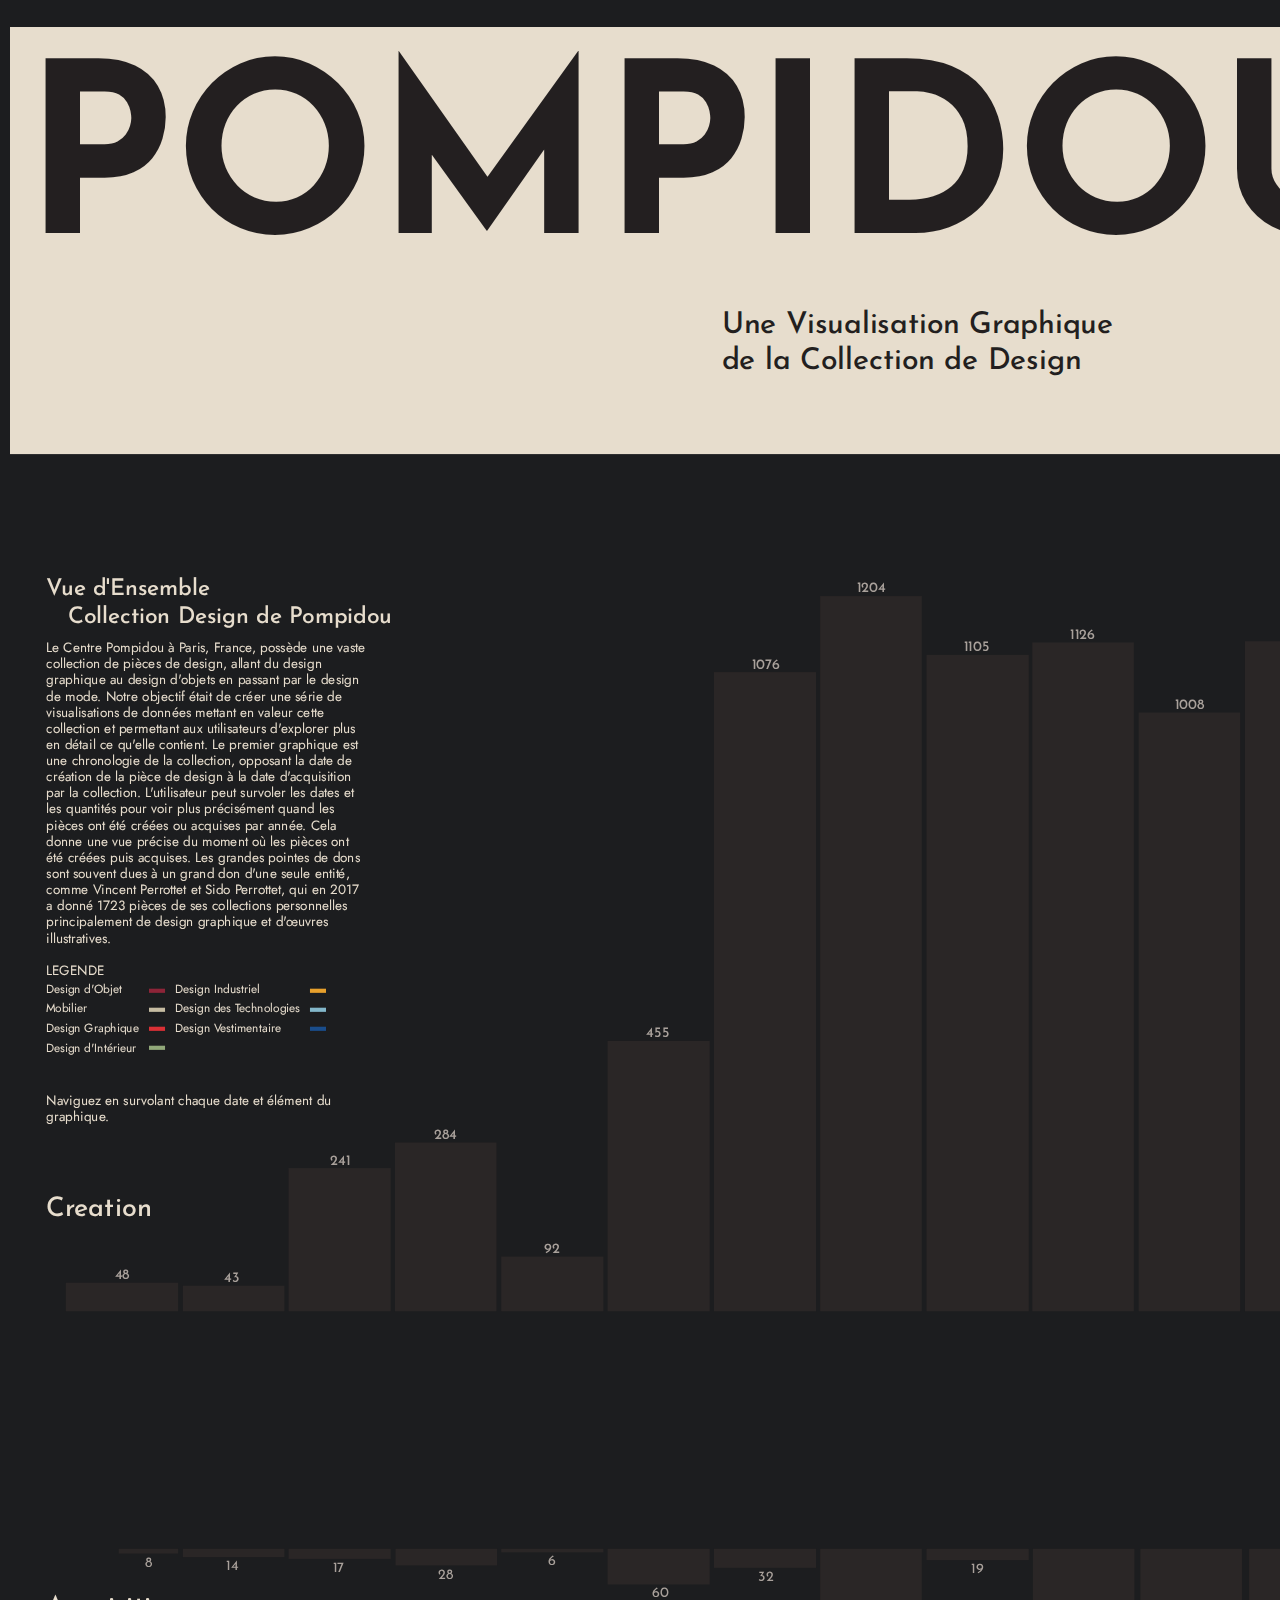
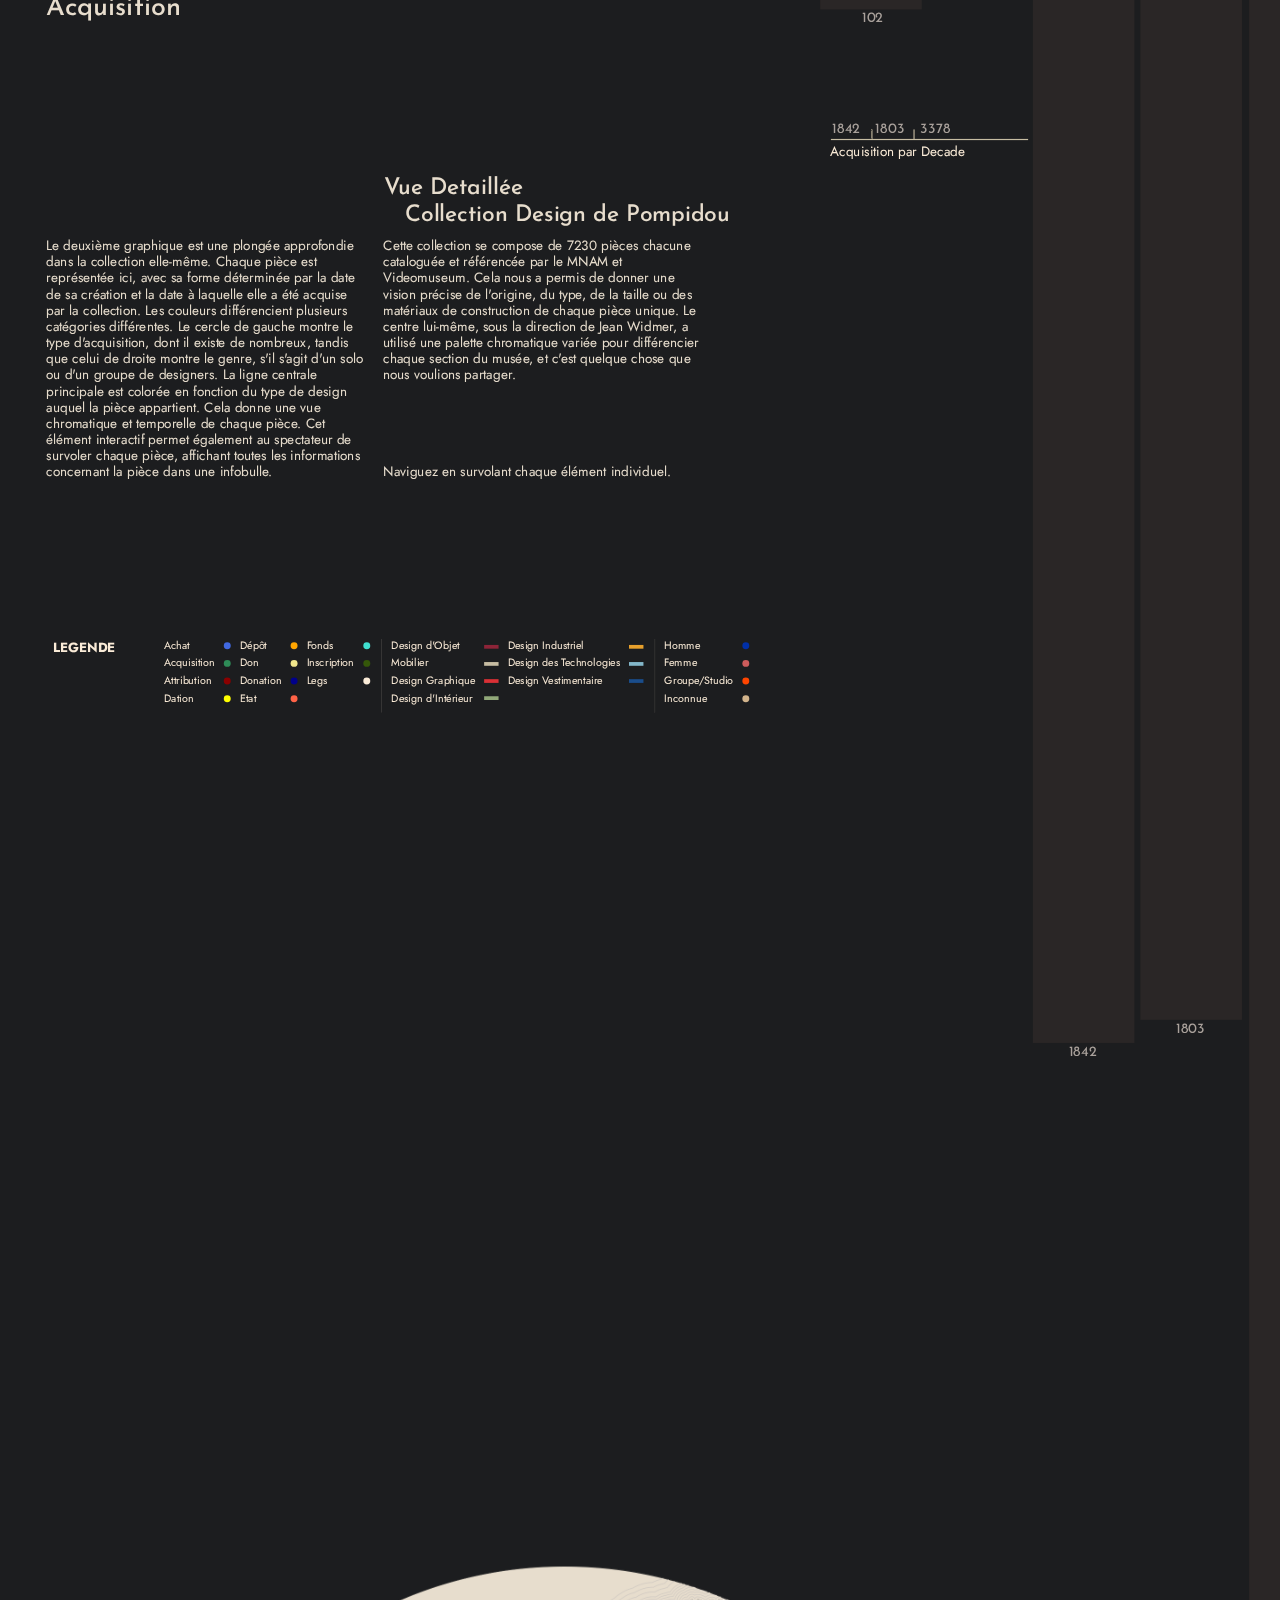
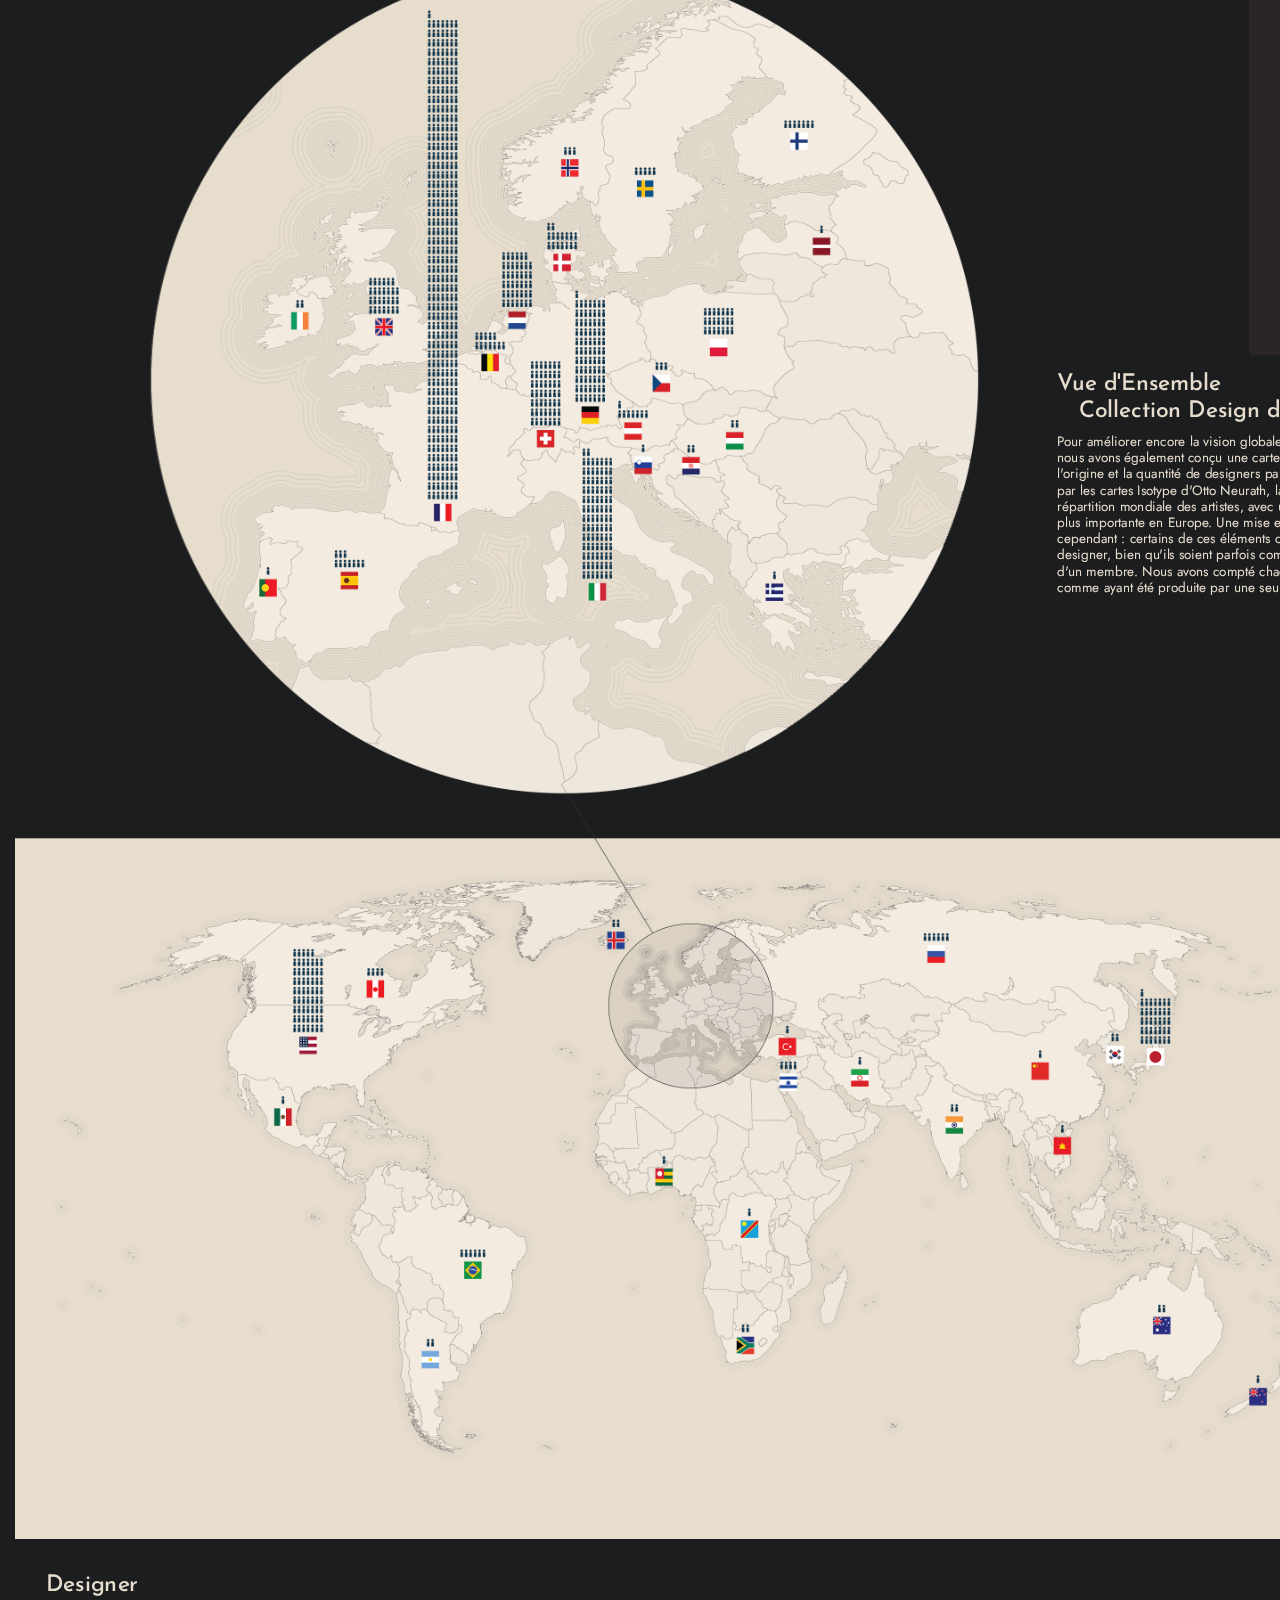
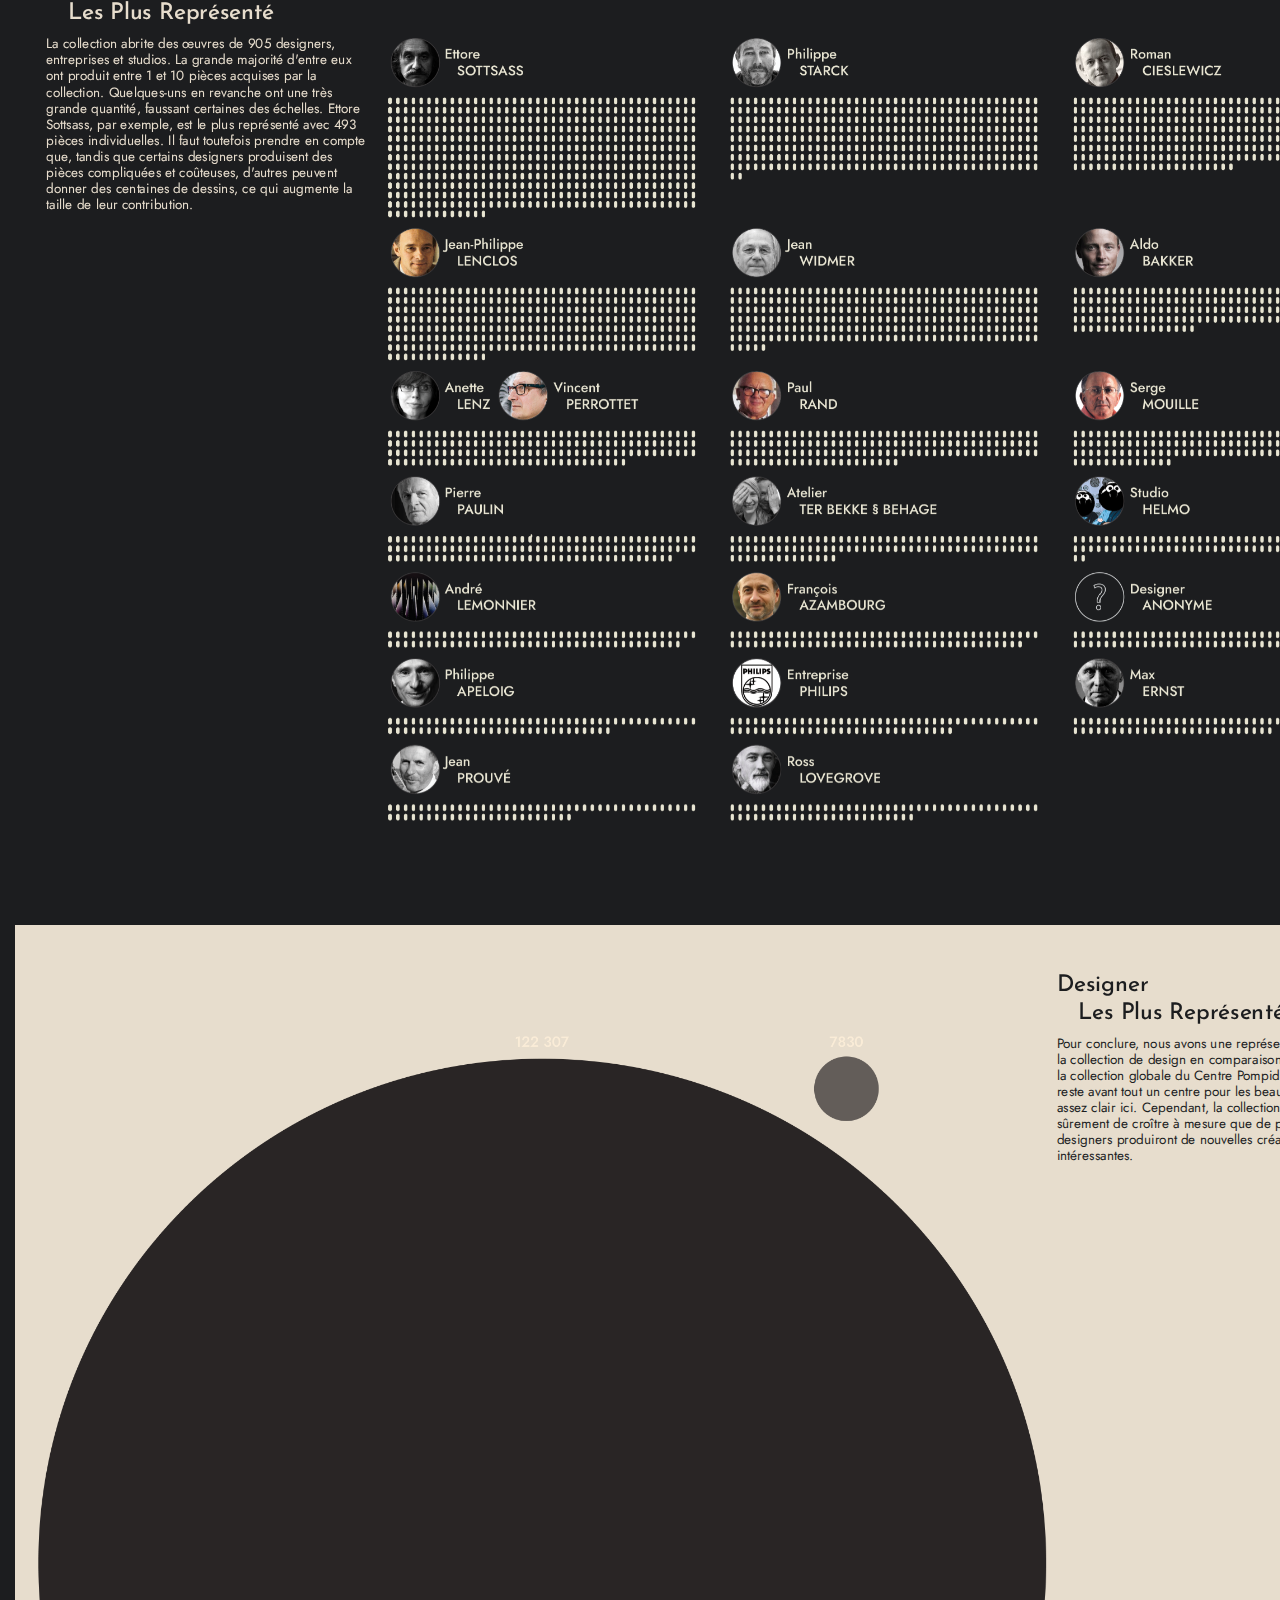
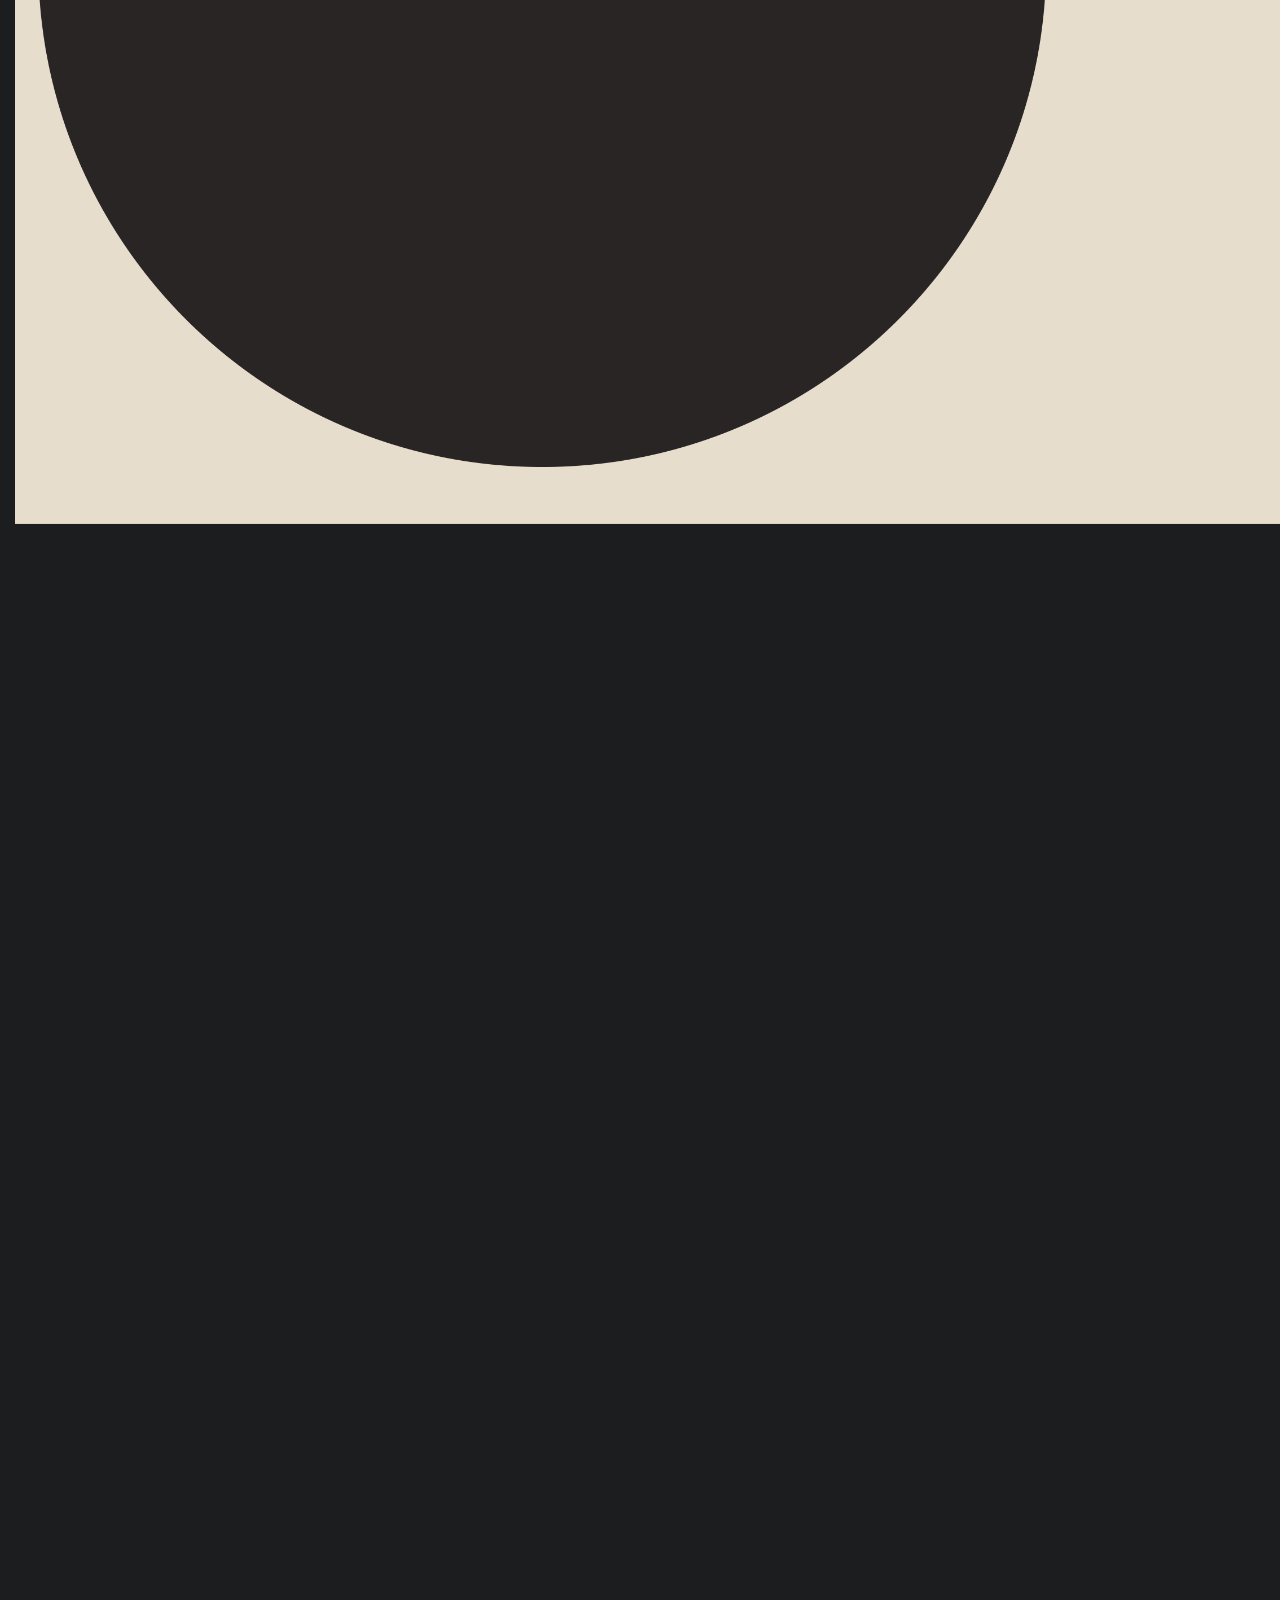
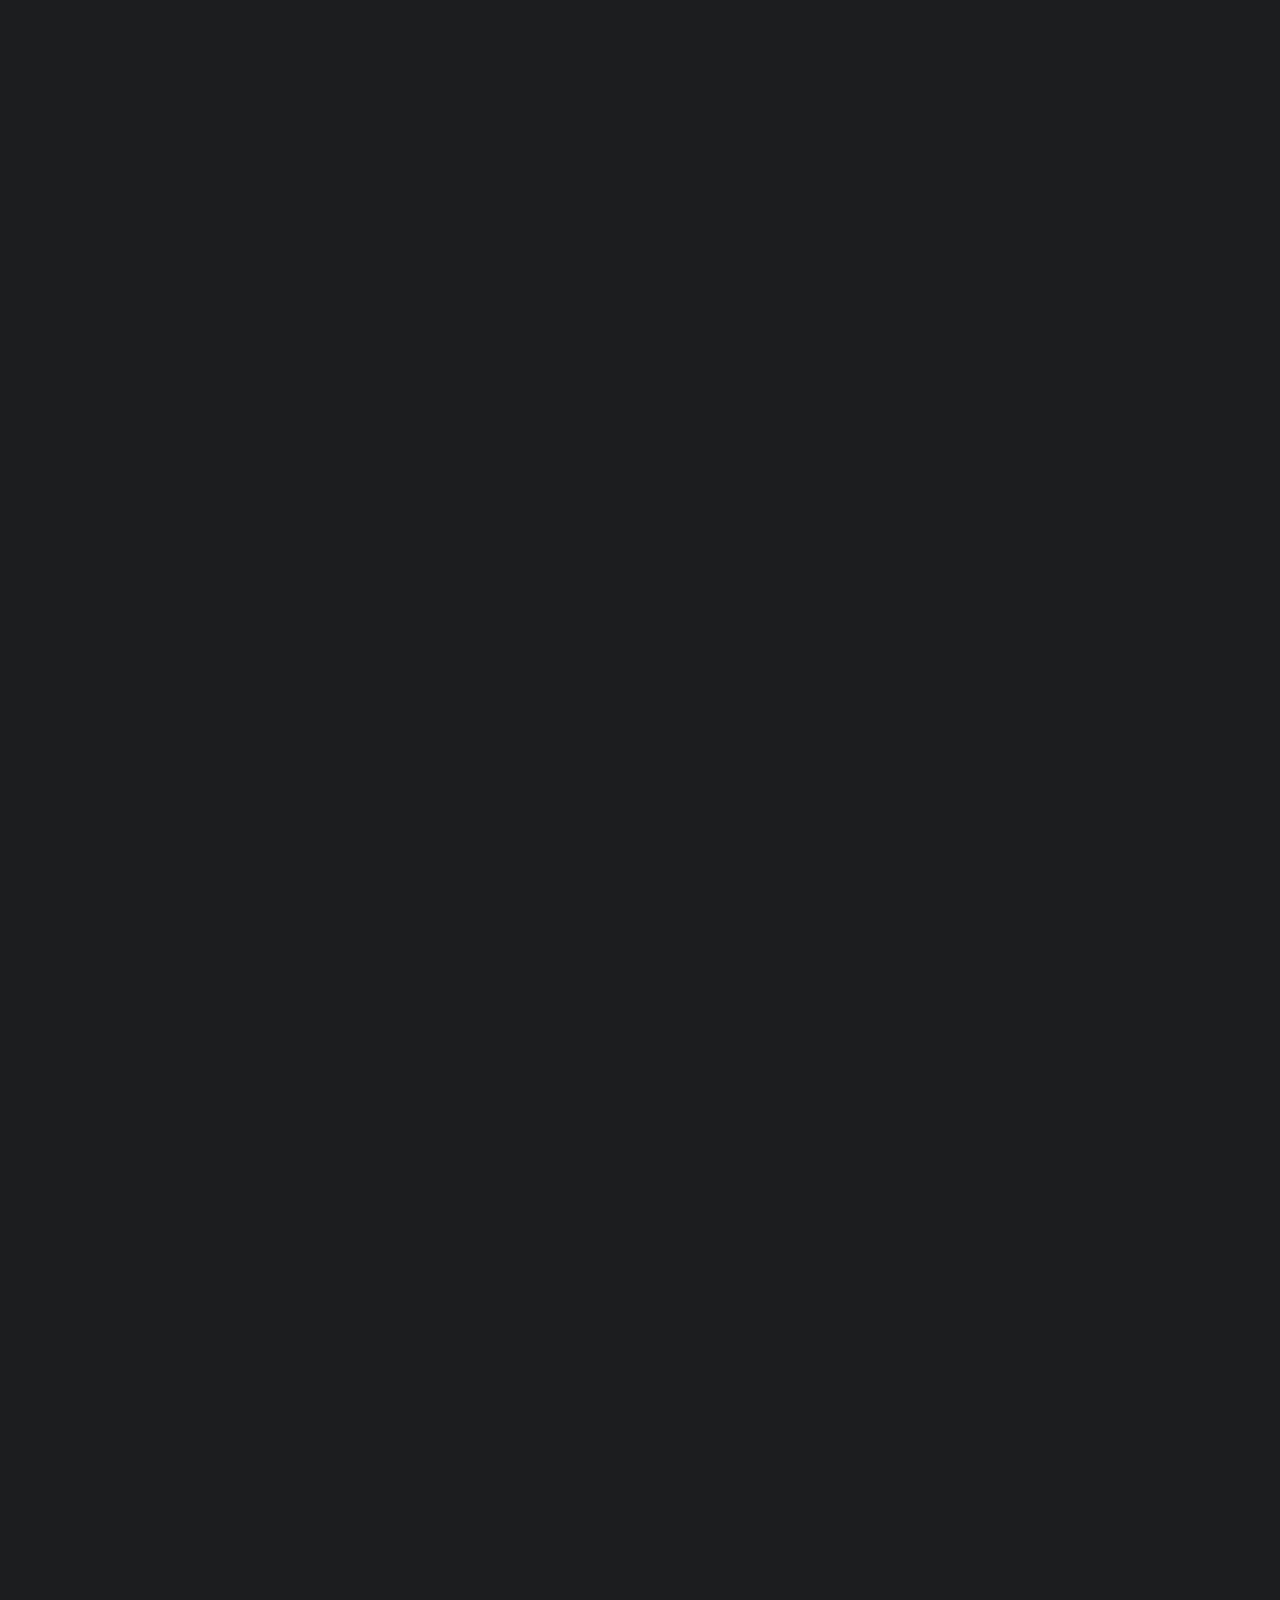
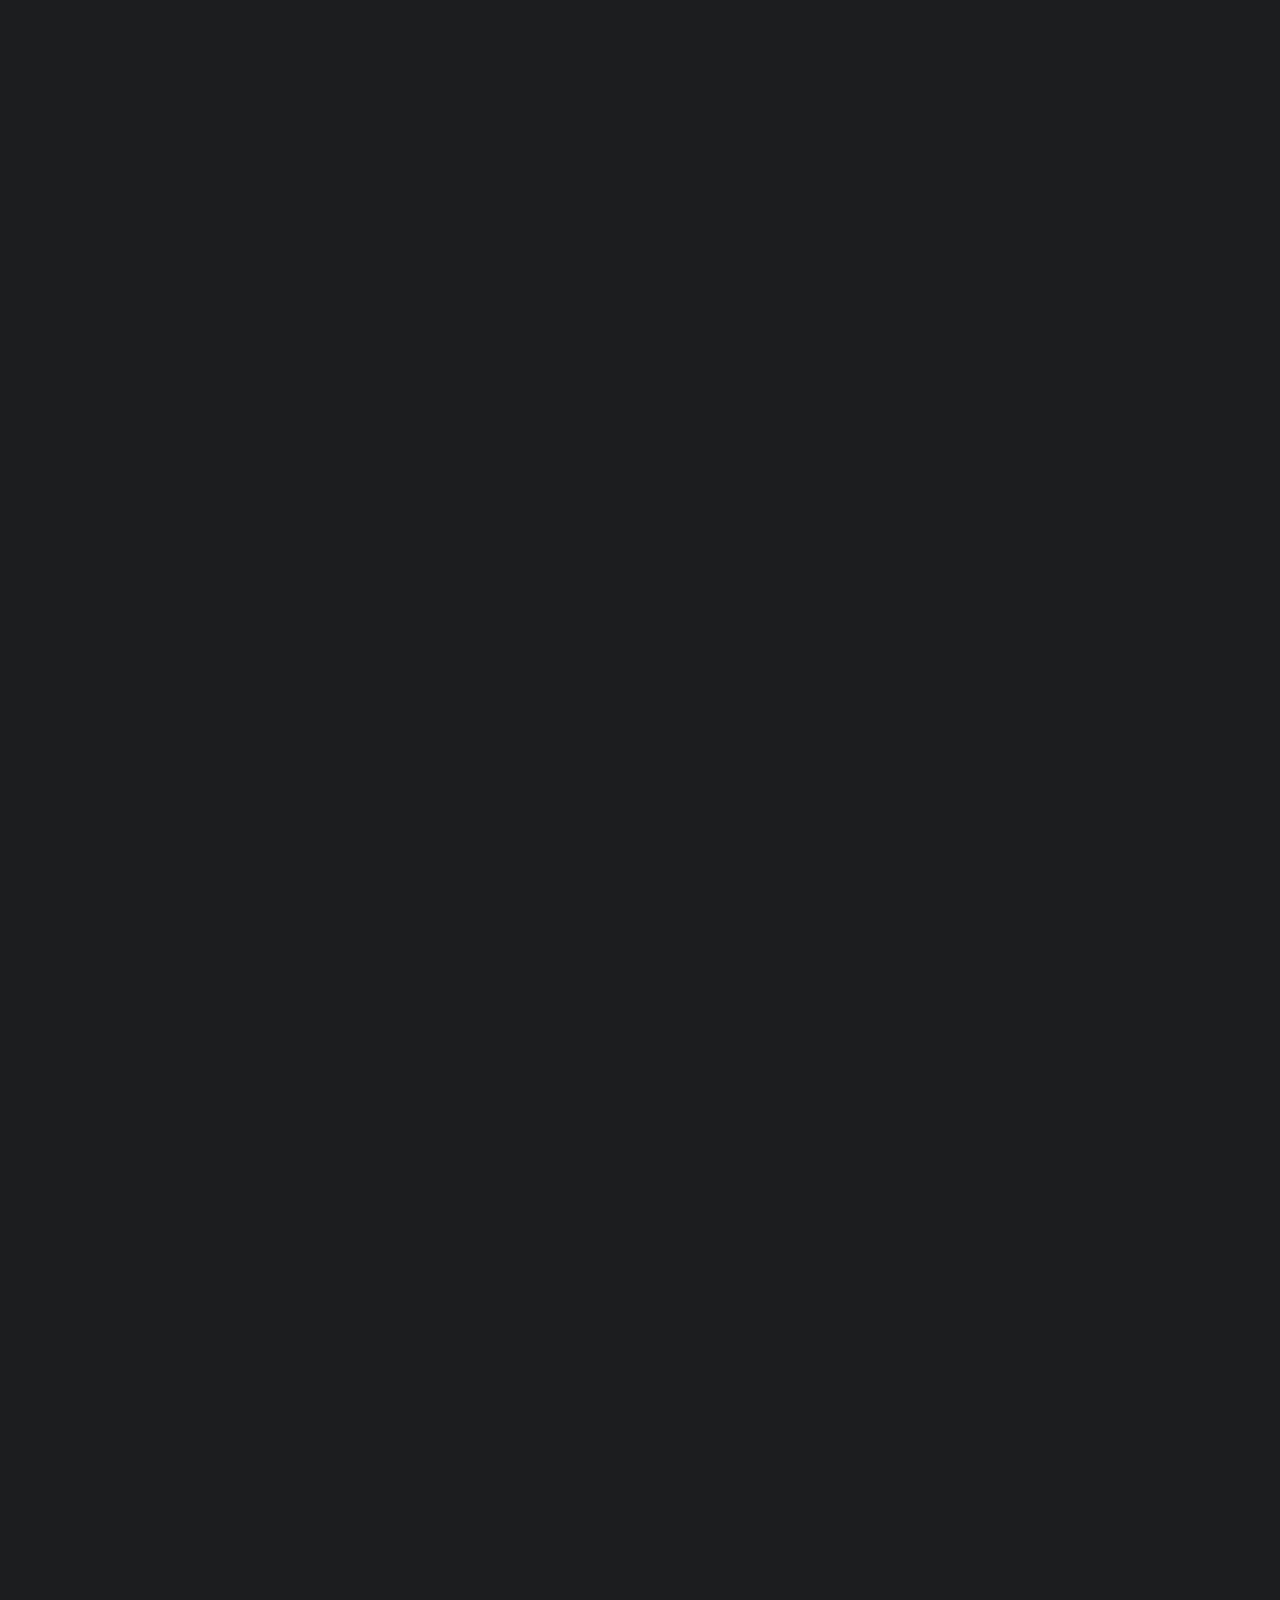
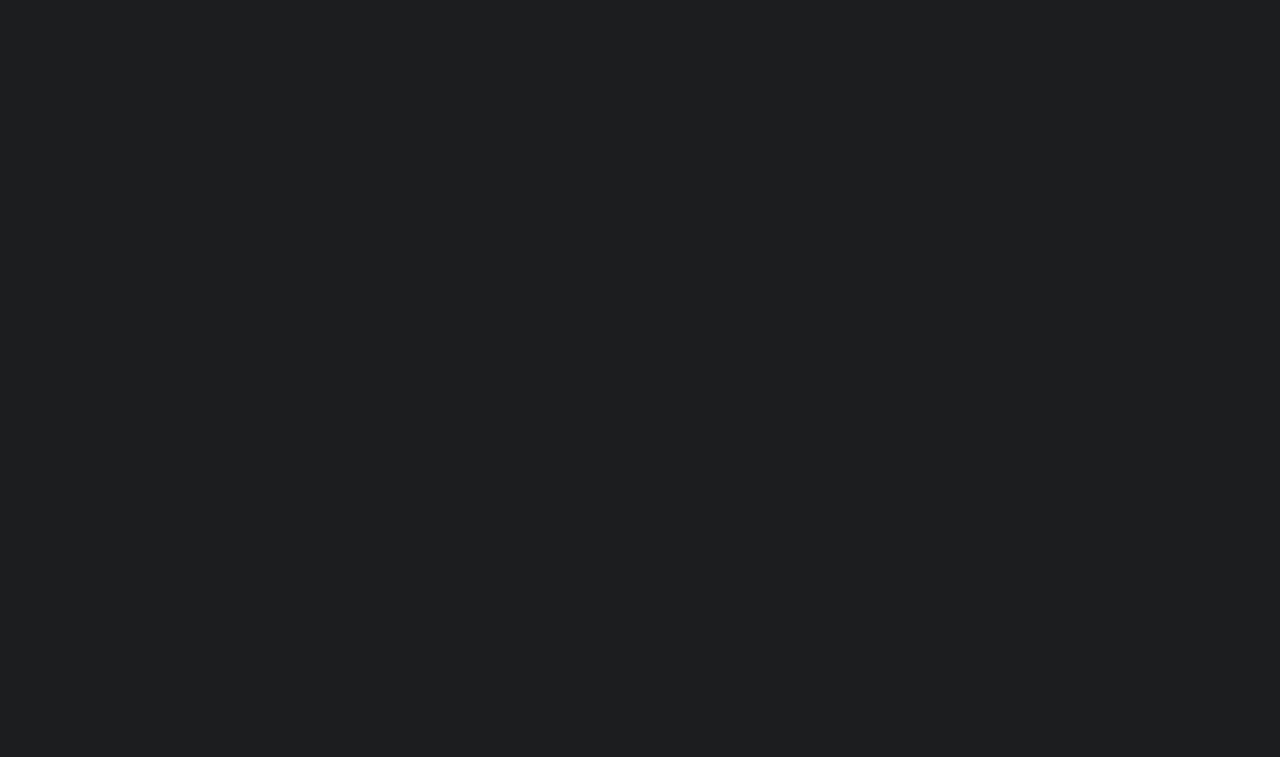
<file: index.html>
<!DOCTYPE html>
<html lang="en">

<head>
    <meta charset="UTF-8">
    <meta name="viewport" content="width=device-width, initial-scale=1.0">
    <title>Iframe Example</title>
    <link rel="stylesheet" href="style.css"/>
    <link rel="preconnect" href="https://fonts.googleapis.com">
    <link rel="preconnect" href="https://fonts.gstatic.com" crossorigin>
    <link href="https://fonts.googleapis.com/css2?family=Jost:ital,wght@0,100..900;1,100..900&display=swap" <link
        rel="preconnect" href="https://fonts.googleapis.com">
    <link rel="preconnect" href="https://fonts.gstatic.com" crossorigin>
    <link
        href="https://fonts.googleapis.com/css2?family=Roboto:ital,wght@0,100;0,300;0,400;0,500;0,700;0,900;1,100;1,300;1,400;1,500;1,700;1,900&display=swap"
        rel="stylesheet">
    <link rel="preconnect" href="https://fonts.googleapis.com">
    <link rel="preconnect" href="https://fonts.gstatic.com" crossorigin>
    <link
        href="https://fonts.googleapis.com/css2?family=Bebas+Neue&family=Roboto:ital,wght@0,100;0,300;0,400;0,500;0,700;0,900;1,100;1,300;1,400;1,500;1,700;1,900&display=swap"
        rel="stylesheet">
    <link rel="preconnect" href="https://fonts.googleapis.com">
    <link rel="preconnect" href="https://fonts.gstatic.com" crossorigin>
    <link href="https://fonts.googleapis.com/css2?family=EB+Garamond:ital,wght@0,400..800;1,400..800&display=swap"
        rel="stylesheet">
    <link rel="preconnect" href="https://fonts.googleapis.com">
    <link rel="preconnect" href="https://fonts.gstatic.com" crossorigin>
    <link href="https://fonts.googleapis.com/css2?family=Josefin+Sans:ital,wght@0,100..700;1,100..700&display=swap"
        rel="stylesheet">
        <link href="https://fonts.googleapis.com/css2?family=Jost:ital,wght@0,100..900;1,100..900&display=swap" rel="stylesheet">




</head>

<body>



    <div class="frame">

        <!-- <div class="header">
            <div class="logo"><img src="/Extra/Dessin Logo Pompidou.jpg" width="855x" height="auto"></div>
        </div> -->

        <!-- <div class="widmer">Logo de Jean Widmer</div> -->

        <div class="centre">POMPIDOU</div>

        <div class="titre">Une Visualisation Graphique<br> de la Collection de Design</div>

        <!-- <div class="nom">Paul-Arthur Lemarquis</div> -->




        <div class="texttotal">

            <div class="info_line">Acquisition par Decade</div>

            <div class="Creation">
                <div class="Creation">Creation</div>
            </div>
            <div class="Acquisition">
                <div class="Acquisition">Acquisition</div>
            </div>
            <div class="Overview">
                <div class="Titre">Vue d'Ensemble<br>&nbsp;&nbsp;&nbsp;Collection Design de Pompidou</div>
                <div class="Contenu">Le Centre Pompidou à Paris, France, possède une vaste collection de pièces de
                    design,
                    allant du design graphique au design d'objets en passant par le design de mode. Notre objectif était
                    de créer une série de visualisations de données mettant en valeur cette collection et permettant aux
                    utilisateurs d'explorer plus en détail ce qu'elle contient. Le premier graphique est une chronologie
                    de la collection, opposant la date de création de la pièce de design à la date d'acquisition par la
                    collection. L'utilisateur peut survoler les dates et les quantités pour voir plus précisément quand
                    les pièces ont été créées ou acquises par année. Cela donne une vue précise du moment où les pièces
                    ont été créées puis acquises. Les grandes pointes de dons sont souvent dues à un grand don d'une
                    seule entité, comme Vincent Perrottet et Sido Perrottet, qui en 2017 a donné 1723 pièces de ses
                    collections personnelles principalement de design graphique et d'œuvres illustratives.
                    <br>
                    <br>
                    LEGENDE
                    <br>
                    <br>
                    <br>
                    <br>
                    <br>
                    <br>
                    <br>
                    <br>
                    Naviguez en survolant chaque date et élément du graphique.


                </div>
            </div>
            <div class="Detail">
                <div class="Titre2">Vue Detaillée<br>&nbsp;&nbsp;&nbsp;Collection Design de Pompidou</div>
                <div class="Contenu">Le deuxième graphique est une plongée approfondie dans la collection elle-même.
                    Chaque pièce est représentée ici, avec sa forme déterminée par la date de sa création et la date à
                    laquelle elle a été acquise par la collection. Les couleurs différencient plusieurs catégories
                    différentes. Le cercle de gauche montre le type d'acquisition, dont il existe de nombreux, tandis
                    que celui de droite montre le genre, s'il s'agit d'un solo ou d'un groupe de designers. La ligne
                    centrale principale est colorée en fonction du type de design auquel la pièce appartient. Cela donne
                    une vue chromatique et temporelle de chaque pièce. Cet élément interactif permet également au
                    spectateur de survoler chaque pièce, affichant toutes les informations concernant la pièce dans une
                    infobulle.
                </div>
                <div class="Contenu2">Cette collection se compose de 7230 pièces chacune cataloguée et référencée par le
                    MNAM et Videomuseum. Cela nous a permis de donner une vision précise de l'origine, du type, de la
                    taille ou des matériaux de construction de chaque pièce unique. Le centre lui-même, sous la
                    direction de Jean Widmer, a utilisé une palette chromatique variée pour différencier chaque section
                    du musée, et c'est quelque chose que nous voulions partager.
                    <br>
                    <br>
                    <br>
                    <br>
                    <br>
                    <br>

                    Naviguez en survolant chaque élément individuel.

                </div>
            </div>
            <div class="Map">
                <div class="Titre">Vue d'Ensemble<br>&nbsp;&nbsp;&nbsp;Collection Design de Pompidou</div>
                <div class="Contenu">Pour améliorer encore la vision globale de la collection, nous avons également
                    conçu une carte montrant l'origine et la quantité de designers par pays. Inspirée par les cartes
                    Isotype d'Otto Neurath, la carte montre la répartition mondiale des artistes, avec une présence plus
                    importante en Europe. Une mise en garde cependant : certains de ces éléments comme un seul designer,
                    bien
                    qu'ils soient parfois composés de plus d'un membre. Nous avons compté chaque pièce comme ayant été
                    produite par une seule entité.
                </div>
            </div>
            <div class="Designers">
                <div class="Titre">Designer<br>&nbsp;&nbsp;&nbsp;Les Plus Représenté</div>
                <div class="Contenu">La collection abrite des œuvres de 905 designers, entreprises et studios. La grande
                    majorité d'entre eux ont produit entre 1 et 10 pièces acquises par la collection. Quelques-uns en
                    revanche ont une très grande quantité, faussant certaines des échelles. Ettore Sottsass, par
                    exemple, est le plus représenté avec 493 pièces individuelles. Il faut toutefois prendre en compte
                    que, tandis que certains designers produisent des pièces compliquées et coûteuses, d'autres peuvent
                    donner des centaines de dessins, ce qui augmente la taille de leur contribution.
                </div>
            </div>
            <div class="TotalDesigners">
                <div class="Titre">Designer<br>&nbsp;&nbsp;&nbsp;Les Plus Représenté</div>
                <div class="Contenu">Pour conclure, nous avons une représentation simple de la collection de design en
                    comparaison avec le reste de la collection globale du Centre Pompidou. Le Musée reste avant tout un
                    centre pour les beaux-arts et cela est assez clair ici. Cependant, la collection continuera sûrement
                    de croître à mesure que de plus en plus de designers produiront de nouvelles créations
                    intéressantes.
                </div>
            </div>
        </div>





        <iframe class="DesignOverall" src="Overall View of Design Collection Code/Detailed-View.html" width="100%"
            height="5700" style="border:none;"></iframe>

        <iframe class="DesignDetail" src="Detail of Design Collection Code/index.html" width="2000px" height="1400"
            style="border:none;"></iframe>

        <div class="Carte">
            <img src="Extra/CleanedUp Map2.png" alt="A beautiful scenery" width="2250px" height="auto" title="Map">
        </div>
        <div class="DesignersQuantity">
            <img src="Extra/Designers.png" alt="A beautiful scenery" width="1670px" height="auto" title="Designers">
        </div>
        <div class="Total">
            <img src="Extra/TotalVsDesign.png" alt="A beautiful scenery" width="auto" height="auto" title="Total">
        </div>

    </div>
 <div class="header_background"></div>
    <div class="map_background"></div>
    <div class="total_background"></div>

    <div class="legend">

		<div class="categorielegende">
			<div class="element_texte"></div>
		</div>
		<div class="typeDesign">
			<div class="categorie">
				<div class="element_texte">Design d'Objet
				</div>
				<div class="element_texte">Mobilier
				</div>
				<div class="element_texte">Design Graphique
				</div>
				<div class="element_texte">Design d'Intérieur
				</div>
			</div>

			<div class="categorieshape">
				<div class="element_ligne4"></div>
				<div class="element_ligne2"></div>
				<div class="element_ligne3"></div>
				<div class="element_ligne1"></div>

			</div>

			<div class="categorie">
				<div class="element_texte">Design Industriel
				</div>
				<div class="element_texte">Design des Technologies
				</div>
				<div class="element_texte">Design Vestimentaire
				</div>
			</div>

			<div class="categorieshape">
				<div class="element_ligne5"></div>
				<div class="element_ligne6"></div>
				<div class="element_ligne7"></div>

			</div>
			<div class="seperator"></div>

		</div>
		</div>
	</div>
</body>

</html>
</file>
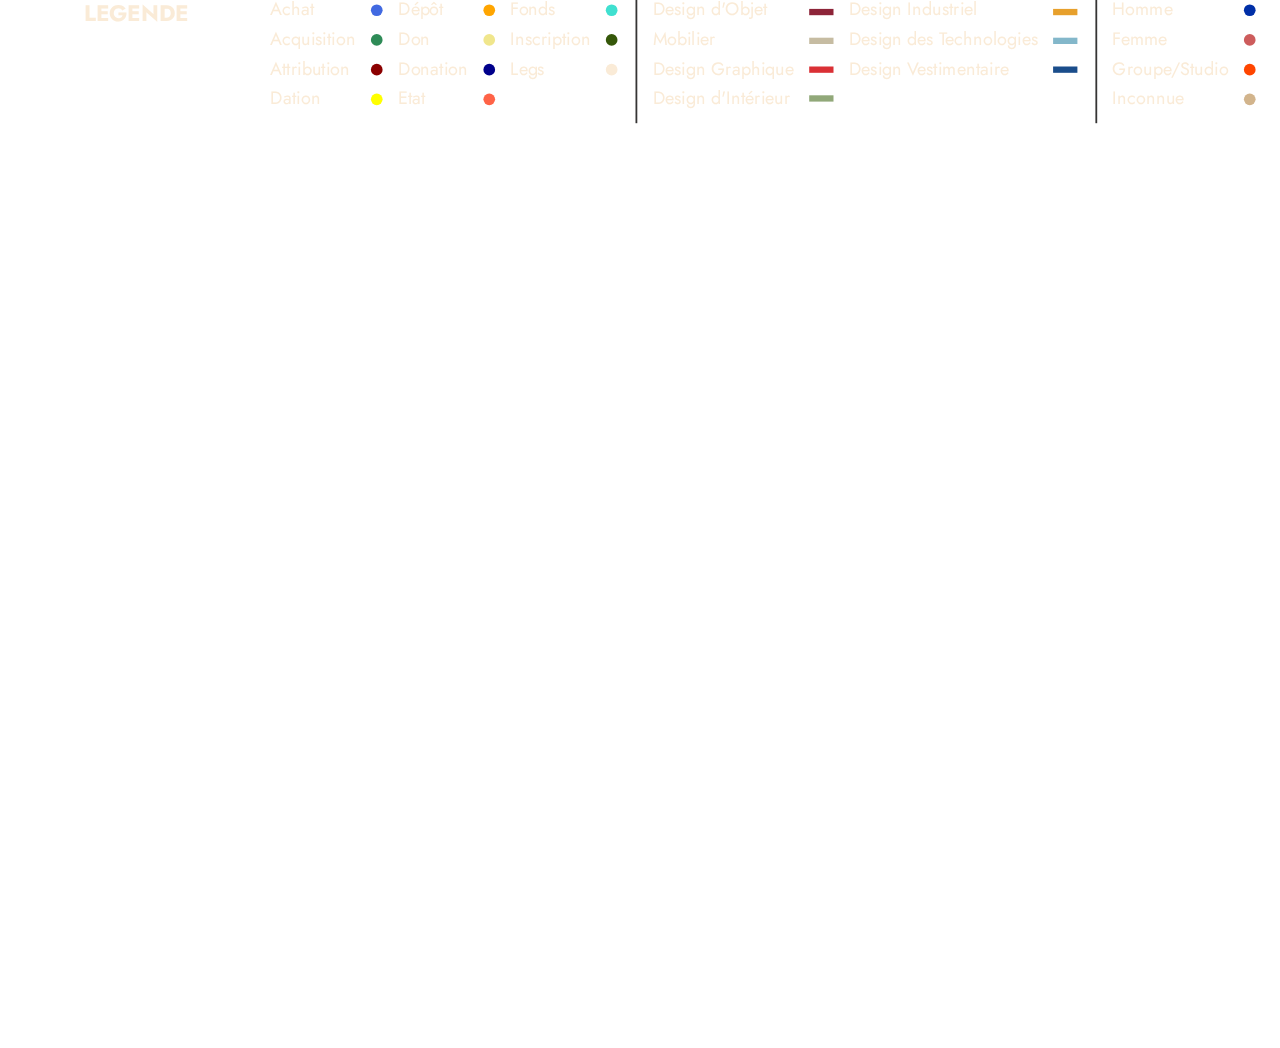
<file: Detail of Design Collection Code/index.html>
<!DOCTYPE html>
<meta charset="utf-8" />
<link rel="stylesheet" href="data/style.css" />

<head>
	<!-- Load d3.js -->
	<script src="https://d3js.org/d3.v4.js"></script>
	<link rel="preconnect" href="https://fonts.googleapis.com">
<link rel="preconnect" href="https://fonts.gstatic.com" crossorigin>
<link href="https://fonts.googleapis.com/css2?family=Jost:ital,wght@0,100..900;1,100..900&display=swap" rel="stylesheet">
<body>
	<div class="legend">

		<div class="categorielegende">
			<div class="element_texte">LEGENDE</div>
		</div>

		<div class="typeAchat">
			<div class="categorie">
				<div class="element_texte">Achat
				</div>
				<div class="element_texte">Acquisition
				</div>
				<div class="element_texte">Attribution
				</div>

				<div class="element_texte">Dation
				</div>
			</div>

			<div class="categorieshape">
				<div class="element_rond1"></div>
				<div class="element_rond2"></div>
				<div class="element_rond3"></div>
				<div class="element_rond4"></div>
			</div>

			<div class="categorie">
				<div class="element_texte">Dépôt
				</div>
				<div class="element_texte">Don
				</div>
				<div class="element_texte">Donation
				</div>
				<div class="element_texte">Etat
				</div>
			</div>

			<div class="categorieshape">
				<div class="element_rond5"></div>
				<div class="element_rond6"></div>
				<div class="element_rond7"></div>
				<div class="element_rond8"></div>
			</div>

			<div class="categorie">
				<div class="element_texte">Fonds
				</div>
				<div class="element_texte">Inscription
				</div>
				<div class="element_texte">Legs
				</div>
			</div>

			<div class="categorieshape">
				<div class="element_rond9"></div>
				<div class="element_rond10"></div>
				<div class="element_rond11"></div>
			</div>
			<div class="seperator"></div>
		</div>

		<div class="typeDesign">
			<div class="categorie">
				<div class="element_texte">Design d'Objet
				</div>
				<div class="element_texte">Mobilier
				</div>
				<div class="element_texte">Design Graphique
				</div>
				<div class="element_texte">Design d'Intérieur
				</div>
			</div>

			<div class="categorieshape">
				<div class="element_ligne4"></div>
				<div class="element_ligne2"></div>
				<div class="element_ligne3"></div>
				<div class="element_ligne1"></div>

			</div>

			<div class="categorie">
				<div class="element_texte">Design Industriel
				</div>
				<div class="element_texte">Design des Technologies
				</div>
				<div class="element_texte">Design Vestimentaire
				</div>
			</div>

			<div class="categorieshape">
				<div class="element_ligne5"></div>
				<div class="element_ligne6"></div>
				<div class="element_ligne7"></div>

			</div>
			<div class="seperator"></div>

		</div>

		<div class="genre">
			<div class="categorie">
				<div class="element_texte">Homme
				</div>
				<div class="element_texte">Femme
				</div>
				<div class="element_texte">Groupe/Studio
				</div>
				<div class="element_texte">Inconnue
				</div>
			</div>

			<div class="categorieshape">
				<div class="element_rond12"></div>
				<div class="element_rond13"></div>
				<div class="element_rond14"></div>
				<div class="element_rond15"></div>
			</div>

		</div>
	</div>
	<div class="frame">

		<div class="scaleframe">
			<div id="scale"></div>
		</div>


		<div class="container">
			<div class="graph" id="my_dataviz"></div>
			<div class="top"></div>


		</div>
	</div>


</body>

<script src="data/script.js"></script>
</file>
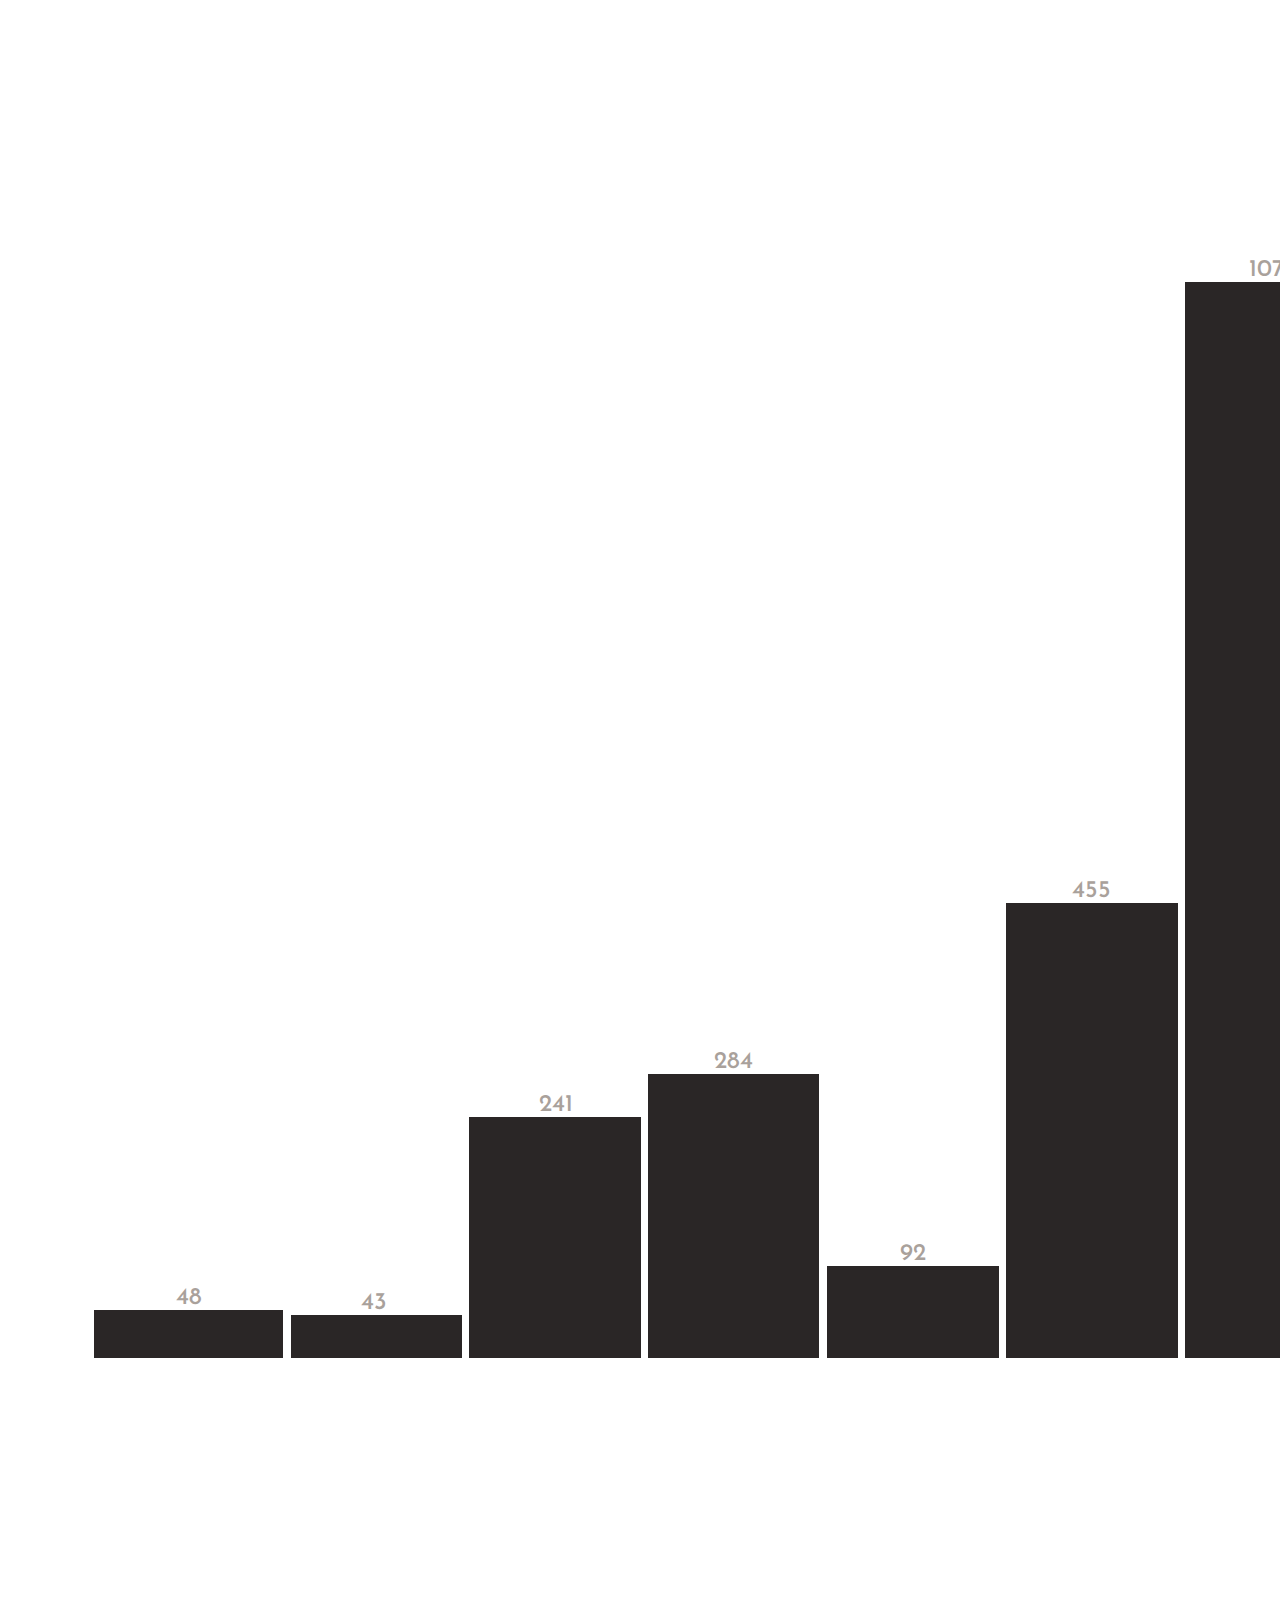
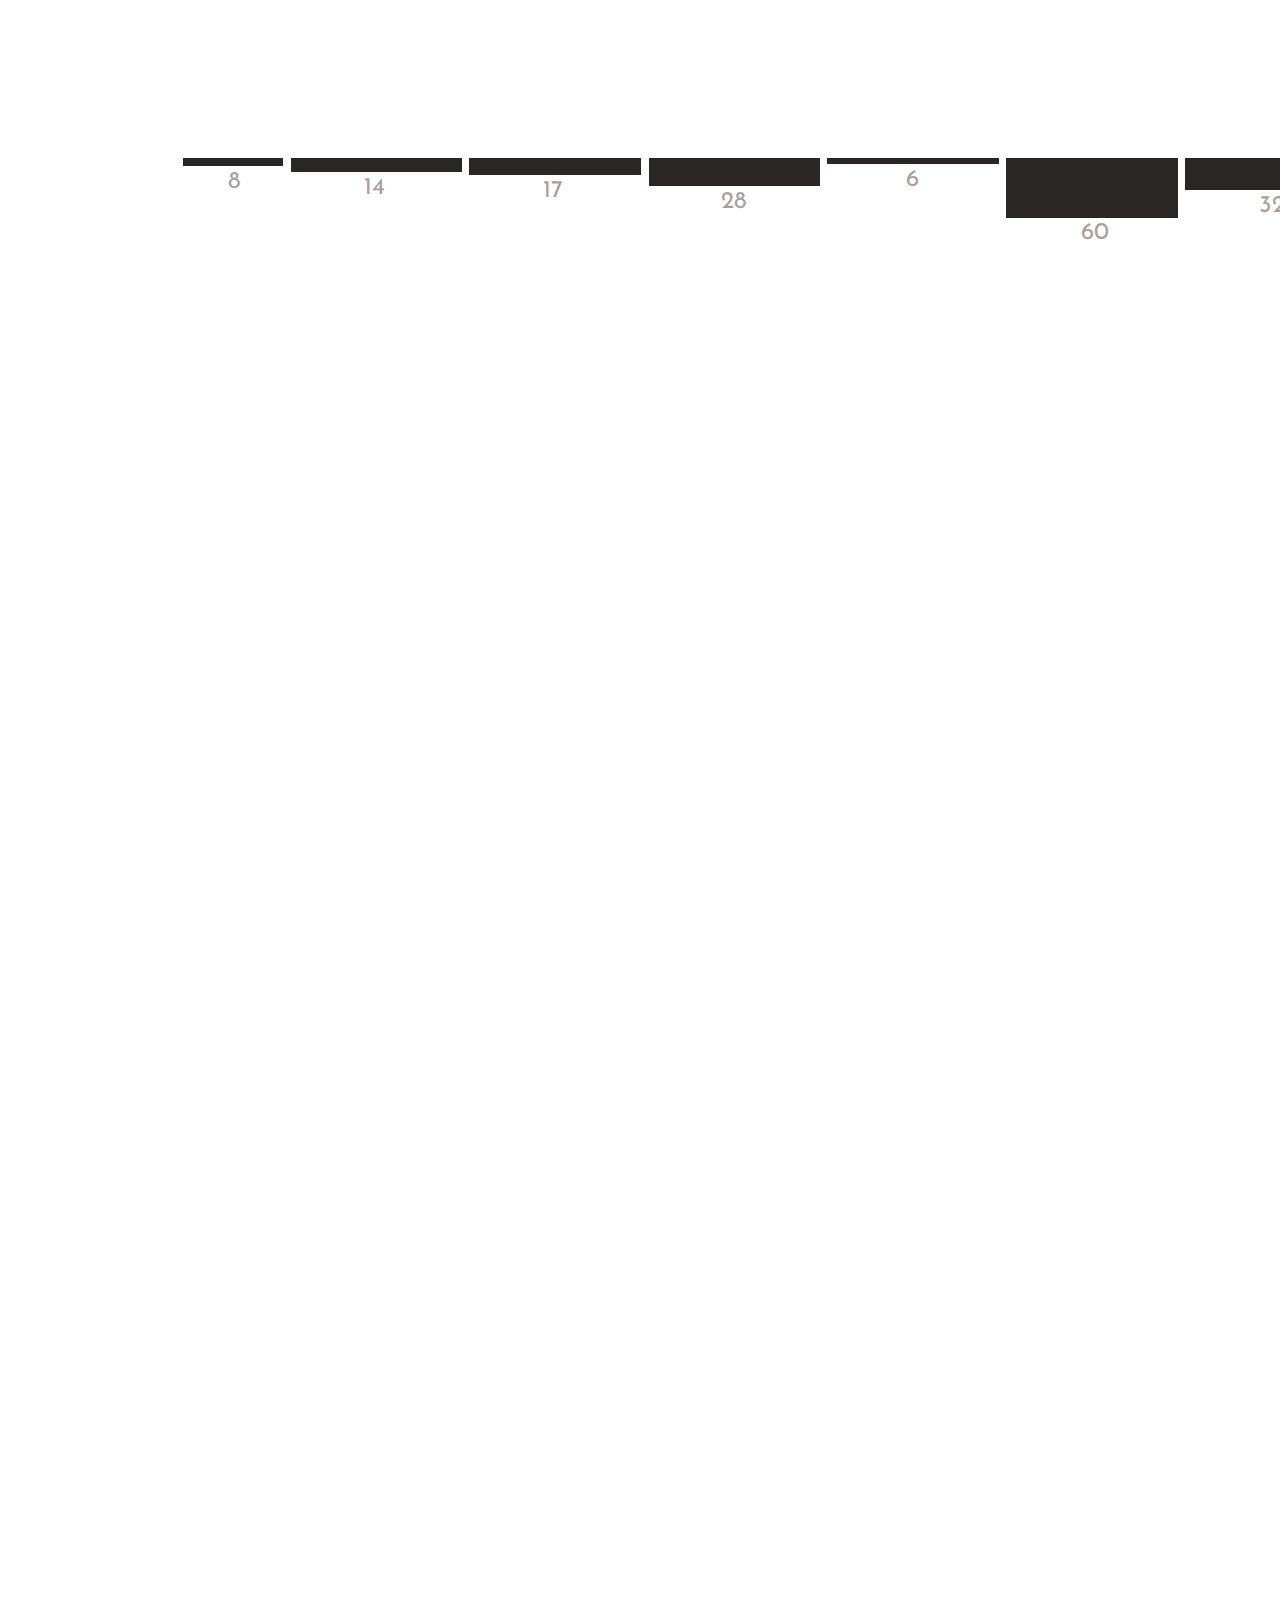
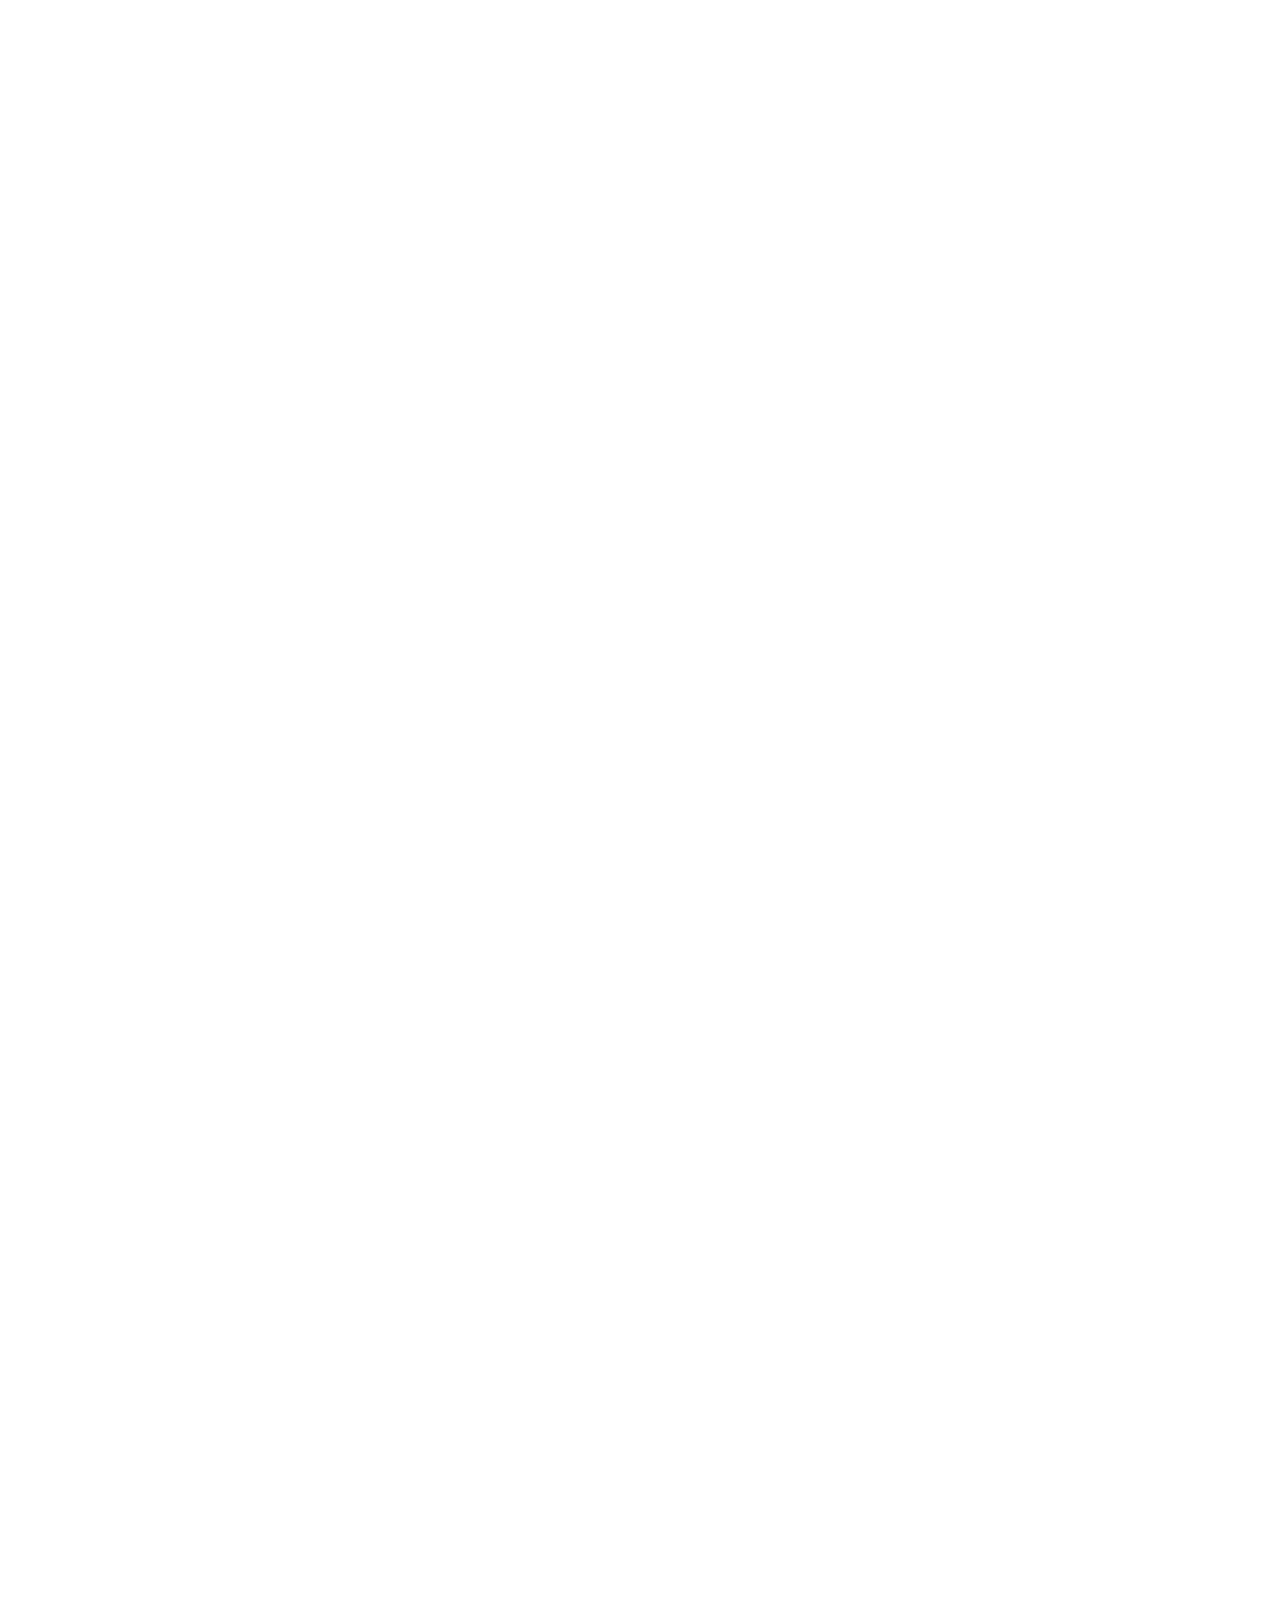
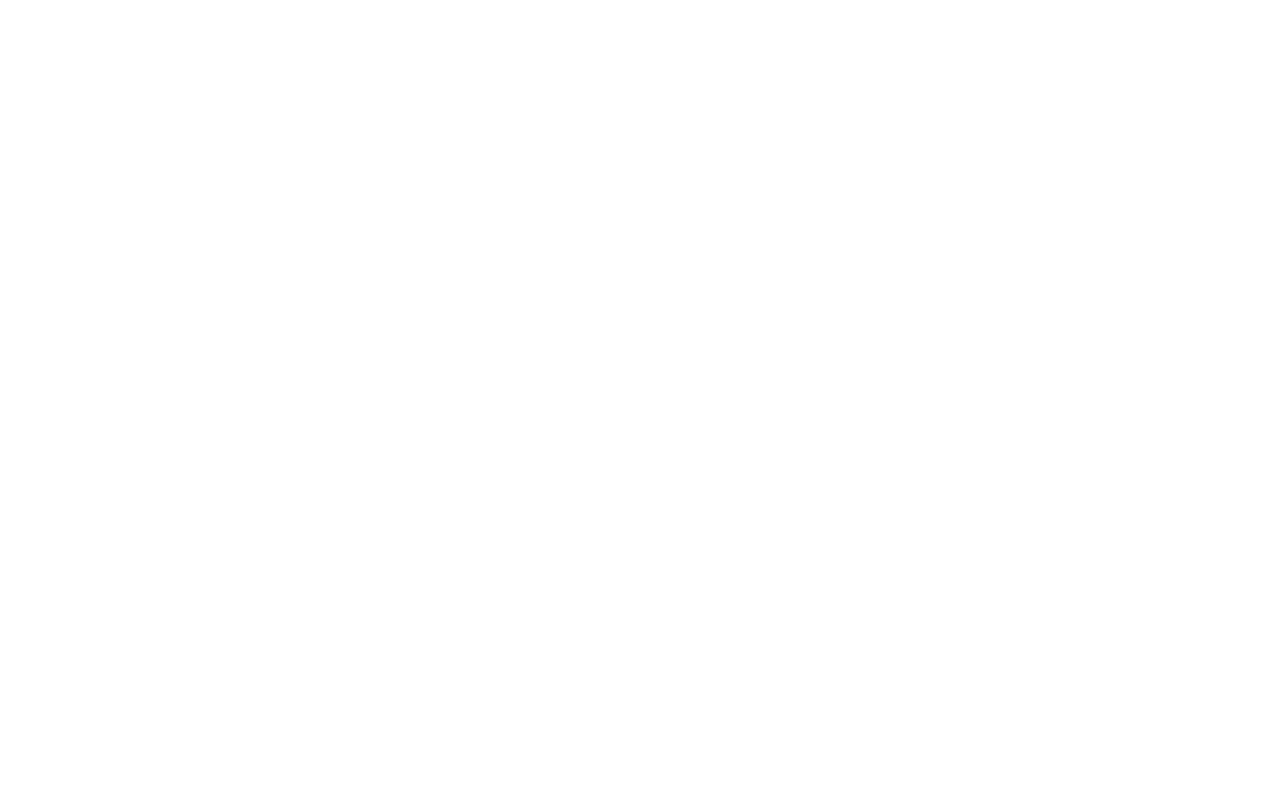
<file: Overall View of Design Collection Code/Detailed-View.html>
<!DOCTYPE html>
<html lang="en">

<head>
    <meta charset="UTF-8">
    <meta name="viewport" content="width=device-width, initial-scale=1.0">
    <title>Detail View</title>
    <link rel="stylesheet" href="Data/style.css"/>

    <script src="https://d3js.org/d3.v4.js"></script>
    <link rel="preconnect" href="https://fonts.googleapis.com">
    <link rel="preconnect" href="https://fonts.gstatic.com" crossorigin>
    <link href="https://fonts.googleapis.com/css2?family=Jost:ital,wght@0,100..900;1,100..900&display=swap" <link
        rel="preconnect" href="https://fonts.googleapis.com">
    <link rel="preconnect" href="https://fonts.gstatic.com" crossorigin>
    <link
        href="https://fonts.googleapis.com/css2?family=Roboto:ital,wght@0,100;0,300;0,400;0,500;0,700;0,900;1,100;1,300;1,400;1,500;1,700;1,900&display=swap"
        rel="stylesheet">
    <link rel="preconnect" href="https://fonts.googleapis.com">
    <link rel="preconnect" href="https://fonts.gstatic.com" crossorigin>
    <link
        href="https://fonts.googleapis.com/css2?family=Bebas+Neue&family=Roboto:ital,wght@0,100;0,300;0,400;0,500;0,700;0,900;1,100;1,300;1,400;1,500;1,700;1,900&display=swap"
        rel="stylesheet">
    <link rel="preconnect" href="https://fonts.googleapis.com">
    <link rel="preconnect" href="https://fonts.gstatic.com" crossorigin>
    <link href="https://fonts.googleapis.com/css2?family=EB+Garamond:ital,wght@0,400..800;1,400..800&display=swap"
        rel="stylesheet">
    <link rel="preconnect" href="https://fonts.googleapis.com">
    <link rel="preconnect" href="https://fonts.gstatic.com" crossorigin>
    <link href="https://fonts.googleapis.com/css2?family=Josefin+Sans:ital,wght@0,100..700;1,100..700&display=swap"
        rel="stylesheet">
</head>

<body>

    <header></header>

    <section class="graph">
        <article>

            <!-- Creation Graph Start -->

            <div class="DecadeBarChartContainer">

                <div class="Chart1">48</div>
                <div class="DecadeBarChart1">
                    <div class="DecadeBarChart1_Detail1 Objet1"></div>
                    <div class="DecadeBarChart1_Detail1 Mobilier1"></div>
                    <div class="DecadeBarChart1_Detail1 Industriel1"></div>
                    <div class="DecadeBarChart1_Detail1 Vestimentaire1"></div>
                    <div class="DecadeBarChart1_Detail1 Graphique1"></div>
                    <div class="DecadeBarChart1_Detail1 Technologie1"></div>
                    <div class="DecadeBarChart1_Detail1 Architecture1"></div>
                </div>

                <div class="Chart2">43</div>
                <div class="DecadeBarChart2">
                    <div class="DecadeBarChart1_Detail2 Objet2"></div>
                    <div class="DecadeBarChart1_Detail2 Mobilier2"></div>
                    <div class="DecadeBarChart1_Detail2 Industriel2"></div>
                    <div class="DecadeBarChart1_Detail2 Vestimentaire2"></div>
                    <div class="DecadeBarChart1_Detail2 Graphique2"></div>
                    <div class="DecadeBarChart1_Detail2 Technologie2"></div>
                    <div class="DecadeBarChart1_Detail2 Architecture2"></div>
                </div>

                <div class="Chart3">241</div>
                <div class="DecadeBarChart3">
                    <div class="DecadeBarChart1_Detail3 Objet3"></div>
                    <div class="DecadeBarChart1_Detail3 Mobilier3"></div>
                    <div class="DecadeBarChart1_Detail3 Industriel3"></div>
                    <div class="DecadeBarChart1_Detail3 Vestimentaire3"></div>
                    <div class="DecadeBarChart1_Detail3 Graphique3"></div>
                    <div class="DecadeBarChart1_Detail3 Technologie3"></div>
                    <div class="DecadeBarChart1_Detail3 Architecture3"></div>
                </div>

                <div class="Chart4">284</div>
                <div class="DecadeBarChart4">
                    <div class="DecadeBarChart1_Detail4 Objet4"></div>
                    <div class="DecadeBarChart1_Detail4 Mobilier4"></div>
                    <div class="DecadeBarChart1_Detail4 Industriel4"></div>
                    <div class="DecadeBarChart1_Detail4 Vestimentaire4"></div>
                    <div class="DecadeBarChart1_Detail4 Graphique4"></div>
                    <div class="DecadeBarChart1_Detail4 Technologie4"></div>
                    <div class="DecadeBarChart1_Detail4 Architecture4"></div>
                </div>

                <div class="Chart5">92</div>
                <div class="DecadeBarChart5">
                    <div class="DecadeBarChart1_Detail5 Objet5"></div>
                    <div class="DecadeBarChart1_Detail5 Mobilier5"></div>
                    <div class="DecadeBarChart1_Detail5 Industriel5"></div>
                    <div class="DecadeBarChart1_Detail5 Vestimentaire5"></div>
                    <div class="DecadeBarChart1_Detail5 Graphique5"></div>
                    <div class="DecadeBarChart1_Detail5 Technologie5"></div>
                    <div class="DecadeBarChart1_Detail5 Architecture5"></div>
                </div>

                <div class="Chart6">455</div>
                <div class="DecadeBarChart6">
                    <div class="DecadeBarChart1_Detail6 Objet6"></div>
                    <div class="DecadeBarChart1_Detail6 Mobilier6"></div>
                    <div class="DecadeBarChart1_Detail6 Industriel6"></div>
                    <div class="DecadeBarChart1_Detail6 Vestimentaire6"></div>
                    <div class="DecadeBarChart1_Detail6 Graphique6"></div>
                    <div class="DecadeBarChart1_Detail6 Technologie6"></div>
                    <div class="DecadeBarChart1_Detail6 Architecture6"></div>
                </div>

                <div class="Chart7">1076</div>
                <div class="DecadeBarChart7">
                    <div class="DecadeBarChart1_Detail7 Objet7"></div>
                    <div class="DecadeBarChart1_Detail7 Mobilier7"></div>
                    <div class="DecadeBarChart1_Detail7 Industriel7"></div>
                    <div class="DecadeBarChart1_Detail7 Vestimentaire7"></div>
                    <div class="DecadeBarChart1_Detail7 Graphique7"></div>
                    <div class="DecadeBarChart1_Detail7 Technologie7"></div>
                    <div class="DecadeBarChart1_Detail7 Architecture7"></div>
                </div>

                <div class="Chart8">1204</div>
                <div class="DecadeBarChart8">
                    <div class="DecadeBarChart1_Detail8 Objet8"></div>
                    <div class="DecadeBarChart1_Detail8 Mobilier8"></div>
                    <div class="DecadeBarChart1_Detail8 Industriel8"></div>
                    <div class="DecadeBarChart1_Detail8 Vestimentaire8"></div>
                    <div class="DecadeBarChart1_Detail8 Graphique8"></div>
                    <div class="DecadeBarChart1_Detail8 Technologie8"></div>
                    <div class="DecadeBarChart1_Detail8 Architecture8"></div>
                </div>

                <div class="Chart9">1105</div>
                <div class="DecadeBarChart9">
                    <div class="DecadeBarChart1_Detail9 Objet9"></div>
                    <div class="DecadeBarChart1_Detail9 Mobilier9"></div>
                    <div class="DecadeBarChart1_Detail9 Industriel9"></div>
                    <div class="DecadeBarChart1_Detail9 Vestimentaire9"></div>
                    <div class="DecadeBarChart1_Detail9 Graphique9"></div>
                    <div class="DecadeBarChart1_Detail9 Technologie9"></div>
                    <div class="DecadeBarChart1_Detail9 Architecture9"></div>
                </div>


                <div class="Chart10">1126</div>
                <div class="DecadeBarChart10">
                    <div class="DecadeBarChart1_Detail10 Objet10"></div>
                    <div class="DecadeBarChart1_Detail10 Mobilier10"></div>
                    <div class="DecadeBarChart1_Detail10 Industriel10"></div>
                    <div class="DecadeBarChart1_Detail10 Vestimentaire10"></div>
                    <div class="DecadeBarChart1_Detail10 Graphique10"></div>
                    <div class="DecadeBarChart1_Detail10 Technologie10"></div>
                    <div class="DecadeBarChart1_Detail10 Architecture10"></div>
                </div>

                <div class="Chart11">1008</div>
                <div class="DecadeBarChart11">
                    <div class="DecadeBarChart1_Detail11 Objet11"></div>
                    <div class="DecadeBarChart1_Detail11 Mobilier11"></div>
                    <div class="DecadeBarChart1_Detail11 Industriel11"></div>
                    <div class="DecadeBarChart1_Detail11 Vestimentaire11"></div>
                    <div class="DecadeBarChart1_Detail11 Graphique11"></div>
                    <div class="DecadeBarChart1_Detail11 Technologie11"></div>
                    <div class="DecadeBarChart1_Detail11 Architecture11"></div>
                </div>

                <div class="Chart12">1128</div>
                <div class="DecadeBarChart12">
                    <div class="DecadeBarChart1_Detail12 Objet12"></div>
                    <div class="DecadeBarChart1_Detail12 Mobilier12"></div>
                    <div class="DecadeBarChart1_Detail12 Industriel12"></div>
                    <div class="DecadeBarChart1_Detail12 Vestimentaire12"></div>
                    <div class="DecadeBarChart1_Detail12 Graphique12"></div>
                    <div class="DecadeBarChart1_Detail12 Technologie12"></div>
                    <div class="DecadeBarChart1_Detail12 Architecture12"></div>
                </div>

                <div class="Chart13">20</div>
                <div class="DecadeBarChart13">
                    <div class="DecadeBarChart1_Detail13 Objet13"></div>
                    <div class="DecadeBarChart1_Detail13 Mobilier13"></div>
                    <div class="DecadeBarChart1_Detail13 Industriel13"></div>
                    <div class="DecadeBarChart1_Detail13 Vestimentaire13"></div>
                    <div class="DecadeBarChart1_Detail13 Graphique13"></div>
                    <div class="DecadeBarChart1_Detail13 Technologie13"></div>
                    <div class="DecadeBarChart1_Detail13 Architecture13"></div>
                </div>
            </div>

            <!-- Creation Graph End -->

            <!-- +++++++++++++++++++++++++++++++++++++++++++++++++++++++++++++++ -->

            <!-- Acquisition Graph Start -->

            <div class="DecadeBarChartContainer2">

                <div class="ChartA1">8</div>
                <div class="DecadeBarChartA1">
                    <div class="DecadeBarChart1_DetailA1 A-Objet1"></div>
                    <div class="DecadeBarChart1_DetailA1 A-Mobilier1"></div>
                    <div class="DecadeBarChart1_DetailA1 A-Industriel1"></div>
                    <div class="DecadeBarChart1_DetailA1 A-Vestimentaire1"></div>
                    <div class="DecadeBarChart1_DetailA1 A-Graphique1"></div>
                    <div class="DecadeBarChart1_DetailA1 A-Technologie1"></div>
                    <div class="DecadeBarChart1_DetailA1 A-Architecture1"></div>
                </div>
                <div class="ChartA2">14</div>
                <div class="DecadeBarChartA2">
                    <div class="DecadeBarChart1_DetailA2 A-Objet2"></div>
                    <div class="DecadeBarChart1_DetailA2 A-Mobilier2"></div>
                    <div class="DecadeBarChart1_DetailA2 A-Industriel2"></div>
                    <div class="DecadeBarChart1_DetailA2 A-Vestimentaire2"></div>
                    <div class="DecadeBarChart1_DetailA2 A-Graphique2"></div>
                    <div class="DecadeBarChart1_DetailA2 A-Technologie2"></div>
                    <div class="DecadeBarChart1_DetailA2 A-Architecture2"></div>
                </div>

                <div class="ChartA3">17</div>
                <div class="DecadeBarChartA3">
                    <div class="DecadeBarChart1_DetailA3 A-Objet3"></div>
                    <div class="DecadeBarChart1_DetailA3 A-Mobilier3"></div>
                    <div class="DecadeBarChart1_DetailA3 A-Industriel3"></div>
                    <div class="DecadeBarChart1_DetailA3 A-Vestimentaire3"></div>
                    <div class="DecadeBarChart1_DetailA3 A-Graphique3"></div>
                    <div class="DecadeBarChart1_DetailA3 A-Technologie3"></div>
                    <div class="DecadeBarChart1_DetailA3 A-Architecture3"></div>
                </div>

                <div class="ChartA4">28</div>
                <div class="DecadeBarChartA4">
                    <div class="DecadeBarChart1_DetailA4 A-Objet4"></div>
                    <div class="DecadeBarChart1_DetailA4 A-Mobilier4"></div>
                    <div class="DecadeBarChart1_DetailA4 A-Industriel4"></div>
                    <div class="DecadeBarChart1_DetailA4 A-Vestimentaire4"></div>
                    <div class="DecadeBarChart1_DetailA4 A-Graphique4"></div>
                    <div class="DecadeBarChart1_DetailA4 A-Technologie4"></div>
                    <div class="DecadeBarChart1_DetailA4 A-Architecture4"></div>
                </div>

                <div class="ChartA5">6</div>
                <div class="DecadeBarChartA5">
                    <div class="DecadeBarChart1_DetailA5 A-Objet5"></div>
                    <div class="DecadeBarChart1_DetailA5 A-Mobilier5"></div>
                    <div class="DecadeBarChart1_DetailA5 A-Industriel5"></div>
                    <div class="DecadeBarChart1_DetailA5 A-Vestimentaire5"></div>
                    <div class="DecadeBarChart1_DetailA5 A-Graphique5"></div>
                    <div class="DecadeBarChart1_DetailA5 A-Technologie5"></div>
                    <div class="DecadeBarChart1_DetailA5 A-Architecture5"></div>
                </div>

                <div class="ChartA6">60</div>
                <div class="DecadeBarChartA6">
                    <div class="DecadeBarChart1_DetailA6 A-Objet6"></div>
                    <div class="DecadeBarChart1_DetailA6 A-Mobilier6"></div>
                    <div class="DecadeBarChart1_DetailA6 A-Industriel6"></div>
                    <div class="DecadeBarChart1_DetailA6 A-Vestimentaire6"></div>
                    <div class="DecadeBarChart1_DetailA6 A-Graphique6"></div>
                    <div class="DecadeBarChart1_DetailA6 A-Technologie6"></div>
                    <div class="DecadeBarChart1_DetailA6 A-Architecture6"></div>
                </div>

                <div class="ChartA7">32</div>
                <div class="DecadeBarChartA7">
                    <div class="DecadeBarChart1_DetailA7 A-Objet7"></div>
                    <div class="DecadeBarChart1_DetailA7 A-Mobilier7"></div>
                    <div class="DecadeBarChart1_DetailA7 A-Industriel7"></div>
                    <div class="DecadeBarChart1_DetailA7 A-Vestimentaire7"></div>
                    <div class="DecadeBarChart1_DetailA7 A-Graphique7"></div>
                    <div class="DecadeBarChart1_DetailA7 A-Technologie7"></div>
                    <div class="DecadeBarChart1_DetailA7 A-Architecture7"></div>
                </div>

                <div class="ChartA8">102</div>
                <div class="DecadeBarChartA8">
                    <div class="DecadeBarChart1_DetailA8 A-Objet8"></div>
                    <div class="DecadeBarChart1_DetailA8 A-Mobilier8"></div>
                    <div class="DecadeBarChart1_DetailA8 A-Industriel8"></div>
                    <div class="DecadeBarChart1_DetailA8 A-Vestimentaire8"></div>
                    <div class="DecadeBarChart1_DetailA8 A-Graphique8"></div>
                    <div class="DecadeBarChart1_DetailA8 A-Technologie8"></div>
                    <div class="DecadeBarChart1_DetailA8 A-Architecture8"></div>
                </div>

                <div class="ChartA9">19</div>
                <div class="DecadeBarChartA9">
                    <div class="DecadeBarChart1_DetailA9 A-Objet9"></div>
                    <div class="DecadeBarChart1_DetailA9 A-Mobilier9"></div>
                    <div class="DecadeBarChart1_DetailA9 A-Industriel9"></div>
                    <div class="DecadeBarChart1_DetailA9 A-Vestimentaire9"></div>
                    <div class="DecadeBarChart1_DetailA9 A-Graphique9"></div>
                    <div class="DecadeBarChart1_DetailA9 A-Technologie9"></div>
                    <div class="DecadeBarChart1_DetailA9 A-Architecture9"></div>
                </div>



                <div class="ChartA10">1842</div>
                <div class="ChartA10Bis">1842</div>
                <div class="DecadeBarChartA10">
                    <div class="DecadeBarChart1_DetailA10 A-Objet10"></div>
                    <div class="DecadeBarChart1_DetailA10 A-Mobilier10"></div>
                    <div class="DecadeBarChart1_DetailA10 A-Industriel10"></div>
                    <div class="DecadeBarChart1_DetailA10 A-Vestimentaire10"></div>
                    <div class="DecadeBarChart1_DetailA10 A-Graphique10"></div>
                    <div class="DecadeBarChart1_DetailA10 A-Technologie10"></div>
                    <div class="DecadeBarChart1_DetailA10 A-Architecture10"></div>
                </div>

                <div class="ChartA11">1803</div>
                <div class="ChartA11Bis">1803</div>
                <div class="DecadeBarChartA11">
                    <div class="DecadeBarChart1_DetailA11 A-Objet11"></div>
                    <div class="DecadeBarChart1_DetailA11 A-Mobilier11"></div>
                    <div class="DecadeBarChart1_DetailA11 A-Industriel11"></div>
                    <div class="DecadeBarChart1_DetailA11 A-Vestimentaire11"></div>
                    <div class="DecadeBarChart1_DetailA11 A-Graphique11"></div>
                    <div class="DecadeBarChart1_DetailA11 A-Technologie11"></div>
                    <div class="DecadeBarChart1_DetailA11 A-Architecture11"></div>
                </div>

                <div class="ChartA12">3378</div>
                <div class="ChartA12Bis">3378</div>
                <div class="DecadeBarChartA12">
                    <div class="DecadeBarChart1_DetailA12 A-Objet12"></div>
                    <div class="DecadeBarChart1_DetailA12 A-Mobilier12"></div>
                    <div class="DecadeBarChart1_DetailA12 A-Industriel12"></div>
                    <div class="DecadeBarChart1_DetailA12 A-Vestimentaire12"></div>
                    <div class="DecadeBarChart1_DetailA12 A-Graphique12"></div>
                    <div class="DecadeBarChart1_DetailA12 A-Technologie12"></div>
                    <div class="DecadeBarChart1_DetailA12 A-Architecture12"></div>
                </div>

                <div class="ChartA13">207</div>
                <div class="DecadeBarChartA13">
                    <div class="DecadeBarChart1_DetailA13 A-Objet13"></div>
                    <div class="DecadeBarChart1_DetailA13 A-Mobilier13"></div>
                    <div class="DecadeBarChart1_DetailA13 A-Industriel13"></div>
                    <div class="DecadeBarChart1_DetailA13 A-Vestimentaire13"></div>
                    <div class="DecadeBarChart1_DetailA13 A-Graphique13"></div>
                    <div class="DecadeBarChart1_DetailA13 A-Technologie13"></div>
                    <div class="DecadeBarChart1_DetailA13 A-Architecture13"></div>
                </div>


                <div class="underline"></div>
                <div class="line1"></div>
                <div class="line2"></div>

            </div>



            <!-- Acquisition Graph End -->

            <div class="main-graph" id="body">
            </div>
        </article>

    </section>

    <script class="script" src="Data/script.js"></script>



    <footer></footer>





</body>



</html>
</file>
<file: style.css>
body {
  position: absolute;
  left: var(--left-position);
  top: var(--top-position);
  background-color: #1c1d1f;
  transform-origin: top left;
  width: 100%;
  height: 100%;
  transform: scale(var(--scale-factor));
}

/* Default values for large screens */
:root {
  --scale-factor: 0.9;
  --left-position: 200px;
  --top-position: 0;
}

/* Medium screens */
@media (max-width: 1440px) {
  :root {
    --scale-factor: 0.594;
    --left-position: 2px;
    --top-position: 0;
  }
}

/* Medium screens */
@media (max-width: 1024px) {
  :root {
    --scale-factor: 0.41;
    --left-position: 2px;
    --top-position: 0;
  }
}

/* Small screens */
@media (max-width: 768px) {
  :root {
    --scale-factor: 0.4;
    --left-position: 10px;
    --top-position: 0;
  }
}

/* Extra small screens */
@media (max-width: 480px) {
  :root {
    --scale-factor: 0.3;
    --left-position: 50px;
    --top-position: 0;
  }
}

.frame {
  display: flex;
  flex-direction: column;
}

.DesignOverall {
  position: absolute;
  overflow-x: hidden;
  width: 3390px;
  top: 836px;
  z-index: 1000;
}

.DesignDetail {
  position: absolute;
  top: 3757px;
  left: -47px;
  z-index: 1000;
}

.texttotal {
  position: relative;
  top: -677px;
  z-index: 500;
}

.pixel {
  position: absolute;
  opacity: 0.3;
  top: 8px;
  left: 7px;
}

.Contenu {
  position: absolute;
  top: 106px;
  width: 543px;
  font-family: "Jost", sans-serif;
  font-optical-sizing: auto;
  font-style: normal;
  font-size: 17pt;
  line-height: 1.2;
}

.Contenu2 {
  position: absolute;
  top: 106px;
  left: 567px;
  width: 543px;
  font-family: "Jost", sans-serif;
  font-optical-sizing: auto;
  font-style: normal;
  font-size: 17pt;
  line-height: 1.2;
}

.Titre {
  font-family: "Josefin Sans", sans-serif;
  font-optical-sizing: auto;
  font-weight: 500;
  font-size: 29pt;
  line-height: 1.2;
  width: 1000px;
}

.Titre2 {
  font-family: "Josefin Sans", sans-serif;
  font-optical-sizing: auto;
  font-weight: 500;
  font-size: 29pt;
  line-height: 1.2;
  position: absolute;
  left: 568px;
  width: 1000px;
}

.Overview {
  position: absolute;
  top: 1634px;
  left: 61px;
  color: #e7ddcd;
}

.Detail {
  position: absolute;
  top: 3651px;
  color: #e7ddcd;
  left: 61px;
}

.Map {
  position: absolute;
  top: 6675px;
  color: #e7ddcd;
  left: 1763px;
}

.Carte {
  position: absolute;
  top: 5316px;
  left: 61px;
  z-index: 100;
}

.DesignersQuantity {
  position: absolute;
  top: 8131px;
  left: 637px;
}

.Designers {
  position: absolute;
  top: 8698px;
  color: #e7ddcd;
  left: 61px;
}

.Acquisition {
  position: absolute;
  top: 1674px;
  left: 30px;
  font-family: "Josefin Sans", sans-serif;
  font-weight: 500;
  font-size: 34pt;
  color: #e7ddcd;
}

.Creation {
  position: absolute;
  top: 1338px;
  left: 30px;
  font-family: "Josefin Sans", sans-serif;
  font-weight: 500;
  font-size: 34pt;
  color: #e7ddcd;
}

.Total {
  position: absolute;
  top: 9755px;
  left: 3px;
  transform: scale(0.95);
  z-index: 1000;
}

.TotalDesigners {
  position: absolute;
  color: #1c1d1f;
  top: 10381px;
  left: 1762px;
}

/* .merci {
  position: absolute;
  top: 12053px;
  left: 1760px;
  font-family: "Jost", sans-serif;
  font-optical-sizing: auto;
  font-weight: 500;
  font-size: 69pt;
  line-height: 1.2;
  width: 1000px;
  color: antiquewhite;
} */

.logo {
  position: absolute;
  top: 61px;
  left: 62px;
}

/* .widmer {
  position: absolute;
  top: 730px;
  left: 61px;
  font-family: "Jost", sans-serif;
  font-optical-sizing: auto;
  font-weight: 500;
  font-size: 17pt;
  line-height: 1.2;
  width: 1000px;
  color: antiquewhite;
} */

.centre {
  position: absolute;
  top: 39px;
  left: 22px;
  font-family: "Josefin Sans", sans-serif;
  font-optical-sizing: auto;
  font-weight: 500;
  font-size: 25em;
  line-height: 1.2;
  width: 1300px;
  color: #231f20;
  font-weight: 900;
}

.titre {
  position: absolute;
  top: 505px;
  left: 1198px;
  font-family: "Josefin Sans", sans-serif;
  font-optical-sizing: auto;
  font-weight: 500;
  font-size: 38pt;
  line-height: 1.2;
  width: 1300px;
  color: #231f20;
}

/* .nom {
  position: absolute;
  top: 1064px;
  left: 1195px;
  font-family: "Jost", sans-serif;
  font-optical-sizing: auto;
  font-weight: 500;
  font-size: 32pt;
  line-height: 1.2;
  width: 1300px;
  color: antiquewhite;
} */

.info_line {
  top: 3595px;
  left: 1381px;
  position: relative;
  color: antiquewhite;
  font-family: "Jost", sans-serif;
  font-size: 17pt;
}

.header_background {
  background-color: #e7ddcd;
  width: 2349px;
  left: 8px;
  height: 719px;
}

.map_background {
  position: relative;
  background-color: #e7ddcd;
  width: 2349px;
  height: 1179px;
  left: 8px;
  top: 6034px;
}

.total_background {
  position: relative;
  background-color: #e7ddcd;
  width: 2349px;
  height: 2019px;
  top: 7694px;
  left: 8px;
}

.legend {
  display: flex;
  flex-direction: row;
  position: fixed;
  margin-top: -2329px;
  width: 1425px;
  height: 148px;
  z-index: 20;
  margin-left: 39px;
  padding-bottom: 10px;
  font-family: "Jost", sans-serif;
  font-size: 20px;
  color: #e7ddcd;
}

.element_texte {
  display: flex;
  align-items: center;
  margin: 2px;
  width: auto;
}

.typeDesign {
  display: flex;
  padding-left: 0px;
}

.categorie {
  display: flex;
  flex-direction: column;
  height: 132px;
  width: auto;
  padding-left: 15px;
  padding-top: 15px;
  padding-right: 15px;
}

.element_texte {
  display: flex;
  align-items: center;
  margin: 2px;
  width: auto;
}

.categorieshape {
  display: flex;
  flex-direction: column;
  height: 132px;
  margin-top: 6px;
}

.element_ligne_1 {
  margin-top: 20px;
  background-color: #266af1;
  height: 5px;
  width: 25px;
}

.element_ligne1 {
  margin-top: 25px;
  height: 7px;
  width: 27px;
  background-color: #91a879;
}

.element_ligne2 {
  margin-top: 25px;
  height: 7px;
  width: 27px;
  background-color: #c6bca2;
}

.element_ligne3 {
  margin-top: 25px;
  height: 7px;
  width: 27px;
  background-color: #da3035;
}

.element_ligne4 {
  margin-top: 25px;
  height: 7px;
  width: 27px;
  background-color: #8d2438;
}

.element_ligne5 {
  margin-top: 25px;
  height: 7px;
  width: 27px;
  background-color: #e7a02c;
}

.element_ligne6 {
  margin-top: 25px;
  height: 7px;
  width: 27px;
  background-color: #83b7ca;
}

.element_ligne7 {
  margin-top: 25px;
  height: 7px;
  width: 27px;
  background-color: #1a4d8b;
}
</file>
<file: Detail of Design Collection Code/data/style.css>
/* .header {
  display: flex;
  justify-content: center;
  border: 3px solid black;
  background-color: beige;
  height: 40px;
  width: 1400px;
  z-index: 10000;
} */
 body{
  transform: scale(0.9);

 }

.frame {
  display: flex;
  align-items: flex-start;
  position: absolute;
  top: 118px;
  height: 850px;
  padding: 0;
  margin-top: 30px;
  width: 1425px;
  overflow: auto;

}

/* .top {
  position: relative;
  top: 0;
  height: 40px;
  width: 1400px;
  background-color: rgb(0, 128, 255);
  opacity: 1;
  z-index: 14;
  margin: 0 auto;
} */

.container {
  display: flex;
  justify-content: center;
  flex-direction: column;
}

.graph {
  position: relative;
  display: flex;
  flex-direction: column;
  justify-content: center;
  background-color: #1c1d1f;
  width: 1400px;
  padding: 0;
  margin: 0;
  top: 50px;
}

#scale {
  display: flex;
  flex-direction: column;
  position: relative;
  z-index: 15;
  padding-top: 10px;
  height: 50px;
  width: 1425px;
  display: flex;
  justify-content: center;
  color: antiquewhite;
}

.scaleframe {
  display: flex;
  flex-direction: column;
  position: fixed;
  margin-top: 850px;
  width: 1425px;
  height: 50px;
  z-index: 20;
  margin-left: 0px;
  color: antiquewhite;

}

.button {
  width: 100%;
  visibility: hidden;
}

.tooltip {
  display: flex;
  align-items: flex-start;
  justify-content: center;
  position: absolute;
  top: 1005px;
  margin-top: 43px;
  padding-top: 15px;
  padding-left: 15px;
  padding-right: 5px;
  padding-bottom: 30px;
  width: 1405px;
  text-align: left;
  height: 240px;
  font: 20px sans-serif;
  color: antiquewhite;
  background: #1c1d1f;
  pointer-events: none;
  gap: 15px;
  margin-left: -3px;
}

.tooltip-column {
  flex: 1;
}

#my_dataviz {
  position: relative;
}

.designer {
  font-size: 25px;
}

.image {
  height: 235px;
  width: 300px;
  border: 3px solid antiquewhite;
}

.rond {
  border: 3px solid antiquewhite;
  background-color: #555;
  border-radius: 50%;
  height: 10px;
  width: 10px;
  margin-top: 5px;

}


.rondplein {
  background-color: antiquewhite;
  border-radius: 50%;
  height: 13px;
  width: 13px;
  margin-top: 5px;

}

.barre {
  background-color: antiquewhite;
  height: 7px;
  width: 25px;
  margin-top: 9px;
  margin-left: -1px;
  margin-right: -1px;

}

.legend {
  display: flex;
  flex-direction: row;
  position: fixed;
  margin-top: -30px;
  width: 1425px;
  height: 148px;
  z-index: 20;
  margin-left: -3px;
  padding-bottom: 10px;
  font-family: "Jost", sans-serif;
  font-size: 20px;
  color: antiquewhite;
}

.typeAchat {
  display: flex;
  padding-left: 57px;
}

.typeDesign {
  display: flex;
  padding-left: 0px;
}

.genre {
  display: flex;
}

.seperator {
  border: 1px solid rgb(54, 53, 53);
  display: flex;
  height: 156px;
  width: 0px;
  margin-left: 20px;
}

.categorielegende {
  text-transform: uppercase;
font-weight: bold;
  display: flex;
  flex-direction: column;
  height: 132px;
  width: auto;
  padding-left: 15px;
  padding-top: 15px;
  padding-right: 15px;
  font-size: 25px;
  text-transform: capitalize;
}

.categorie {
  display: flex;
  flex-direction: column;
  height: 132px;
  width: auto;
  padding-left: 15px;
  padding-top: 15px;
  padding-right: 15px;
}

.categorieshape {
  display: flex;
  flex-direction: column;
  height: 132px;
  margin-top: 6px;
}

.element_texte {
  display: flex;
  align-items: center;
  margin: 2px;
  width: auto;
}

.element_rond {
  margin-top: 20px;
  width: 10px;
  height: 10px;
  border: 1px solid black;
  border-radius: 50%;
}

.element_ligne {
  margin-top: 21px;
  height: 5px;
  width: 25px;
  border: 1px solid black;
}

.element_ligne_1 {
  margin-top: 20px;
  background-color: #266af1;
  height: 5px;
  width: 25px;
}

.element_rond1 {
  margin-top: 20px;
  width: 13px;
  height: 13px;
  background-color: royalblue;
  border-radius: 50%;
}

.element_rond2 {
  margin-top: 20px;
  width: 13px;
  height: 13px;
  background-color: seagreen;
  border-radius: 50%;
}

.element_rond3 {
  margin-top: 20px;
  width: 13px;
  height: 13px;
  background-color: darkred;
  border-radius: 50%;
}

.element_rond4 {
  margin-top: 20px;
  width: 13px;
  height: 13px;
  background-color: yellow;
  border-radius: 50%;
}

.element_rond5 {
  margin-top: 20px;
  width: 13px;
  height: 13px;
  background-color: orange;
  border-radius: 50%;
}

.element_rond6 {
  margin-top: 20px;
  width: 13px;
  height: 13px;
  background-color: khaki;
  border-radius: 50%;
}

.element_rond7 {
  margin-top: 20px;
  width: 13px;
  height: 13px;
  background-color: darkblue;
  border-radius: 50%;
}

.element_rond8 {
  margin-top: 20px;
  width: 13px;
  height: 13px;
  background-color: tomato;
  border-radius: 50%;
}

.element_rond9 {
  margin-top: 20px;
  width: 13px;
  height: 13px;
  background-color: turquoise;
  border-radius: 50%;
}

.element_rond10 {
  margin-top: 20px;
  width: 13px;
  height: 13px;
  background-color: #355709;
  border-radius: 50%;
}

.element_rond11 {
  margin-top: 20px;
  width: 13px;
  height: 13px;
  background-color: antiquewhite;
  border-radius: 50%;
}

.element_rond12 {
  margin-top: 20px;
  width: 13px;
  height: 13px;
  background-color: #002fa7;
  border-radius: 50%;
}

.element_rond13 {
  margin-top: 20px;
  width: 13px;
  height: 13px;
  background-color: indianred;
  border-radius: 50%;
}

.element_rond14 {
  margin-top: 20px;
  width: 13px;
  height: 13px;
  background-color: orangered;
  border-radius: 50%;
}

.element_rond15 {
  margin-top: 20px;
  width: 13px;
  height: 13px;
  background-color: tan;
  border-radius: 50%;
}

.element_ligne1 {
  margin-top: 25px;
  height: 7px;
  width: 27px;
  background-color: #91a879;
}

.element_ligne2 {
  margin-top: 25px;
  height: 7px;
  width: 27px;
  background-color: #c6bca2;
}

.element_ligne3 {
  margin-top: 25px;
  height: 7px;
  width: 27px;
  background-color: #da3035;
}

.element_ligne4 {
  margin-top: 25px;
  height: 7px;
  width: 27px;
  background-color: #8d2438;
}

.element_ligne5 {
  margin-top: 25px;
  height: 7px;
  width: 27px;
  background-color: #e7a02c;
}

.element_ligne6 {
  margin-top: 25px;
  height: 7px;
  width: 27px;
  background-color: #83b7ca;
}

.element_ligne7 {
  margin-top: 25px;
  height: 7px;
  width: 27px;
  background-color: #1a4d8b;
}

.rondbarre{
  display: flex;
}

/* WebKit-based browsers */
::-webkit-scrollbar {
  width: 12px;
}

::-webkit-scrollbar-track {
  background: #1c1d1f;
}

::-webkit-scrollbar-thumb {
  background: #888;
  border-radius: 50px;

  
}

::-webkit-scrollbar-thumb:hover {
  background: #555;
}

/* Firefox */
html {
  scrollbar-width: thin;
  scrollbar-color: #888 #1c1d1f;
  scrollbar-highlight-color: #0055ff;
}

/* Internet Explorer and Edge */
::-ms-scrollbar-track {
  background: #231f20;
}

::-ms-scrollbar-thumb {
  background: #888;
}
</file>
<file: Overall View of Design Collection Code/Data/style.css>
.graph {
  position: relative;
  display: flex;
  top: 1000px;
}

#body {
  z-index: 20;
  position: absolute;
  top: -100px;
  left: -70px;
}

.script {
  z-index: 20;
}

.DecadeBarChartContainer {
  border: solid 0px black;
  position: relative;
  display: flex;
  align-items: flex-end;
  top: -854px;
  left: 86px;
  width: 3204px;
  font-family: "Josefin Sans", sans-serif;
  font-weight: 500;
  font-size: 1.5em;
  gap: 7px;
}

.CreationDecadeQuantity {
  border: solid 0px black;
  position: absolute;
  display: flex;
  align-items: center;
  justify-content: space-between;
  z-index: 12;
  font-family: "Bebas Neue", sans-serif;
  font-size: 1.5em;
  left: 90px;
  width: 3204px;
  gap: 165px;
  color: #635c58;
  top: 320px;
}

/* +++++++++++++++++++++++++++++++++++++++++++++++++++++++++++++++ */

.DecadeBarChart1 {
  position: relative;
  background-color: #2a2626;
  width: 189px;
  height: 48px;
  transition: 0.3s;
  left: -33px;
}

.Chart1:hover ~ .DecadeBarChart1 .DecadeBarChart1_Detail1 {
  opacity: 1;
}

.DecadeBarChart1_Detail1 {
  position: absolute;
  width: 189px;
  opacity: 0;
  transition: opacity 0.3s;
}

.Objet1 {
  height: 48px;
  background-color: #8d2438;
}
.Mobilier1 {
  height: 27px;
  background-color: #c6bca2;
}
.Industriel1 {
  height: 17px;
  background-color: #e7a02c;
}
.Vestimentaire1 {
  height: 9px;
  background-color: #1a4d8b;
}
.Graphique1 {
  height: 2px;
  background-color: #da3035;
}
.Technologie1 {
  height: 0px;
  background-color: #83b7ca;
}
.Architecture1 {
  height: 0px;
  background-color: #91a879;
}

.Chart1 {
  color: #a9a19b;
  position: relative;
  z-index: 100;
  top: -48px;
  cursor: cell;
  left: 82px;
}

/* +++++++++++++++++++++++++++++++++++++++++++++++++++++++++++++++ */

.DecadeBarChart2 {
  position: relative;
  background-color: #2a2626;
  width: 171px;
  height: 43px;
  transition: 0.3s;
  left: -65px;
}

.Chart2:hover ~ .DecadeBarChart2 .DecadeBarChart1_Detail2 {
  opacity: 1;
}

.DecadeBarChart1_Detail2 {
  position: absolute;
  width: 171px;
  opacity: 0;
  transition: opacity 0.3s;
}

.Objet2 {
  height: 43px;
  background-color: #8d2438;
}
.Mobilier2 {
  height: 17px;
  background-color: #c6bca2;
}
.Industriel2 {
  height: 15px;
  background-color: #e7a02c;
}
.Vestimentaire2 {
  height: 9px;
  background-color: #1a4d8b;
}
.Graphique2 {
  height: 8px;
  background-color: #da3035;
}
/* .Technologie2 {
    height: 0px;
    background-color: #83b7ca;
  }
  .Architecture2 {
    height: 0px;
    background-color: #91a879;
  } */

.Chart2 {
  color: #a9a19b;
  position: relative;
  z-index: 200;
  top: -43px;
  cursor: cell;
  left: 38px;
}

/* +++++++++++++++++++++++++++++++++++++++++++++++++++++++++++++++ */

.DecadeBarChart3 {
  position: relative;
  background-color: #2a2626;
  width: 171.5px;
  height: 241px;
  left: -106px;
}

.Chart3:hover ~ .DecadeBarChart3 .DecadeBarChart1_Detail3 {
  opacity: 1;
}

.DecadeBarChart1_Detail3 {
  position: absolute;
  width: 171.5px;
  opacity: 0;
  transition: opacity 0.3s;
}

.Objet3 {
  height: 241px;
  background-color: #8d2438;
}
.Mobilier3 {
  height: 176px;
  background-color: #c6bca2;
}
.Industriel3 {
  height: 66px;
  background-color: #e7a02c;
}
.Vestimentaire3 {
  height: 57px;
  background-color: #1a4d8b;
}
.Graphique3 {
  height: 56px;
  background-color: #da3035;
}
.Technologie3 {
  height: 0px;
  background-color: #83b7ca;
}
.Architecture3 {
  height: 0px;
  background-color: #91a879;
}

.Chart3 {
  color: #a9a19b;
  position: relative;
  z-index: 100;
  top: -241px;
  cursor: cell;
  left: 5px;
}

/* +++++++++++++++++++++++++++++++++++++++++++++++++++++++++++++++ */

.DecadeBarChart4 {
  background-color: #2a2626;
  width: 171px;
  height: 284px;
  left: -151.5px;
  position: relative;
}

.Chart4:hover ~ .DecadeBarChart4 .DecadeBarChart1_Detail4 {
  opacity: 1;
}

.DecadeBarChart1_Detail4 {
  position: absolute;
  width: 171px;
  opacity: 0;
  transition: opacity 0.3s;
}

.Objet4 {
  height: 284px;
  background-color: #8d2438;
}
.Mobilier4 {
  height: 183px;
  background-color: #c6bca2;
}
.Industriel4 {
  height: 62px;
  background-color: #e7a02c;
}
.Vestimentaire4 {
  height: 28px;
  background-color: #1a4d8b;
}
.Graphique4 {
  height: 21px;
  background-color: #da3035;
}
.Technologie4 {
  height: 0px;
  background-color: #83b7ca;
}
.Architecture4 {
  height: 0px;
  background-color: #91a879;
}

.Chart4 {
  color: #a9a19b;
  position: relative;
  top: -284px;
  left: -40px;
  cursor: cell;
  z-index: 100;
}

/* +++++++++++++++++++++++++++++++++++++++++++++++++++++++++++++++ */

.DecadeBarChart5 {
  background-color: #2a2626;
  width: 172px;
  height: 92px;
  left: -184px;
  position: relative;
}

.Chart5:hover ~ .DecadeBarChart5 .DecadeBarChart1_Detail5 {
  opacity: 1;
}

.DecadeBarChart1_Detail5 {
  position: absolute;
  width: 172px;
  opacity: 0;
  transition: opacity 0.3s;
}

.Objet5 {
  height: 92px;
  background-color: #8d2438;
}
.Mobilier5 {
  height: 77px;
  background-color: #c6bca2;
}
.Industriel5 {
  height: 36px;
  background-color: #e7a02c;
}
.Vestimentaire5 {
  height: 0px;
  background-color: #1a4d8b;
}
.Graphique5 {
  height: 10px;
  background-color: #da3035;
}
.Technologie5 {
  height: 0px;
  background-color: #83b7ca;
}
.Architecture5 {
  height: 0px;
  background-color: #91a879;
}

.Chart5 {
  color: #a9a19b;
  position: relative;
  left: -78px;
  z-index: 100;
  cursor: cell;
  top: -92px;
}

/* +++++++++++++++++++++++++++++++++++++++++++++++++++++++++++++++ */

.DecadeBarChart6 {
  background-color: #2a2626;
  width: 172px;
  height: 455px;
  left: -229.5px;
  position: relative;
}

.Chart6:hover ~ .DecadeBarChart6 .DecadeBarChart1_Detail6 {
  opacity: 1;
}

.DecadeBarChart1_Detail6 {
  position: absolute;
  width: 172px;
  opacity: 0;
  transition: opacity 0.3s;
}

.Objet6 {
  height: 455px;
  background-color: #8d2438;
}
.Mobilier6 {
  height: 363px;
  background-color: #c6bca2;
}
.Industriel6 {
  height: 228px;
  background-color: #e7a02c;
}
.Vestimentaire6 {
  height: 0px;
  background-color: #1a4d8b;
}
.Graphique6 {
  height: 158px;
  background-color: #da3035;
}
.Technologie6 {
  height: 11px;
  background-color: #83b7ca;
}
.Architecture6 {
  height: 0px;
  background-color: #91a879;
}

.Chart6 {
  color: #a9a19b;
  position: relative;
  z-index: 100;
  top: -92px;
  top: -455px;
  cursor: cell;
  left: -118px;
}

/* +++++++++++++++++++++++++++++++++++++++++++++++++++++++++++++++ */

.DecadeBarChart7 {
  background-color: #2a2626;
  width: 172px;
  height: 1076px;
  left: -284.5px;
  position: relative;
}

.Chart7:hover ~ .DecadeBarChart7 .DecadeBarChart1_Detail7 {
  opacity: 1;
}

.DecadeBarChart1_Detail7 {
  position: absolute;
  width: 172px;
  opacity: 0;
  transition: opacity 0.3s;
}

.Objet7 {
  height: 1076px;
  background-color: #8d2438;
}
.Mobilier7 {
  height: 927px;
  background-color: #c6bca2;
}
.Industriel7 {
  height: 767px;
  background-color: #e7a02c;
}
.Vestimentaire7 {
  height: 616px;
  background-color: #1a4d8b;
}
.Graphique7 {
  height: 566px;
  background-color: #da3035;
}
.Technologie7 {
  height: 4px;
  background-color: #83b7ca;
}
.Architecture7 {
  height: 3px;
  background-color: #91a879;
}

.Chart7 {
  color: #a9a19b;
  position: relative;
  left: -166px;
  z-index: 100;
  cursor: cell;
  top: -1076px;
}

/* +++++++++++++++++++++++++++++++++++++++++++++++++++++++++++++++ */

.DecadeBarChart8 {
  background-color: #2a2626;
  width: 171px;
  height: 1204px;
  left: -341px;
  position: relative;
}

.Chart8:hover ~ .DecadeBarChart8 .DecadeBarChart1_Detail8 {
  opacity: 1;
}

.DecadeBarChart1_Detail8 {
  position: absolute;
  width: 171px;
  opacity: 0;
  transition: opacity 0.3s;
}

.Objet8 {
  height: 1204px;
  background-color: #8d2438;
}
.Mobilier8 {
  height: 1080px;
  background-color: #c6bca2;
}
.Industriel8 {
  height: 944px;
  background-color: #e7a02c;
}
.Vestimentaire8 {
  height: 820px;
  background-color: #1a4d8b;
}
.Graphique8 {
  height: 817px;
  background-color: #da3035;
}
.Technologie8 {
  height: 0px;
  background-color: #83b7ca;
}
.Architecture8 {
  height: 10px;
  background-color: #91a879;
}

.Chart8 {
  color: #a9a19b;
  position: relative;
  left: -223px;
  z-index: 100;
  cursor: cell;
  top: -1204px;
}

/* +++++++++++++++++++++++++++++++++++++++++++++++++++++++++++++++ */

.DecadeBarChart9 {
  background-color: #2a2626;
  width: 172px;
  height: 1105px;
  left: -391px;
  position: relative;
}

.Chart9:hover ~ .DecadeBarChart9 .DecadeBarChart1_Detail9 {
  opacity: 1;
}

.DecadeBarChart1_Detail9 {
  position: absolute;
  width: 172px;
  opacity: 0;
  transition: opacity 0.3s;
}

.Objet9 {
  height: 1105px;
  background-color: #8d2438;
}
.Mobilier9 {
  height: 901px;
  background-color: #c6bca2;
}
.Industriel9 {
  height: 798px;
  background-color: #e7a02c;
}
.Vestimentaire9 {
  height: 0px;
  background-color: #1a4d8b;
}
.Graphique9 {
  height: 737px;
  background-color: #da3035;
}
.Technologie9 {
  height: 0px;
  background-color: #83b7ca;
}
.Architecture9 {
  height: 3px;
  background-color: #91a879;
}

.Chart9 {
  color: #a9a19b;
  position: relative;
  left: -277px;
  z-index: 100;
  cursor: cell;
  top: -1105px;
}

/* +++++++++++++++++++++++++++++++++++++++++++++++++++++++++++++++ */

.DecadeBarChart10 {
  background-color: #2a2626;
  width: 171px;
  height: 1126px;
  left: -440.5px;
  position: relative;
}

.Chart10:hover ~ .DecadeBarChart10 .DecadeBarChart1_Detail10 {
  opacity: 1;
}

.DecadeBarChart1_Detail10 {
  position: absolute;
  width: 171px;
  opacity: 0;
  transition: opacity 0.3s;
}

.Objet10 {
  height: 1126px;
  background-color: #8d2438;
}
.Mobilier10 {
  height: 904px;
  background-color: #c6bca2;
}
.Industriel10 {
  height: 766px;
  background-color: #e7a02c;
}
.Vestimentaire10 {
  height: 679px;
  background-color: #1a4d8b;
}
.Graphique10 {
  height: 642px;
  background-color: #da3035;
}
.Technologie10 {
  height: 14px;
  background-color: #83b7ca;
}
.Architecture10 {
  height: 4px;
  background-color: #91a879;
}

.Chart10 {
  color: #a9a19b;
  position: relative;
  left: -328px;
  z-index: 100;
  cursor: cell;
  top: -1126px;
}

/* +++++++++++++++++++++++++++++++++++++++++++++++++++++++++++++++ */

.DecadeBarChart11 {
  background-color: #2a2626;
  width: 171px;
  height: 1008px;
  left: -497.5px;
  position: relative;
}

.Chart11:hover ~ .DecadeBarChart11 .DecadeBarChart1_Detail11 {
  opacity: 1;
}

.DecadeBarChart1_Detail11 {
  position: absolute;
  width: 171px;
  opacity: 0;
  transition: opacity 0.3s;
}

.Objet11 {
  height: 1008px;
  background-color: #8d2438;
}
.Mobilier11 {
  height: 834px;
  background-color: #c6bca2;
}
.Industriel11 {
  height: 666px;
  background-color: #e7a02c;
}
.Vestimentaire11 {
  height: 586px;
  background-color: #1a4d8b;
}
.Graphique11 {
  height: 569px;
  background-color: #da3035;
}
.Technologie11 {
  height: 11px;
  background-color: #83b7ca;
}
.Architecture11 {
  height: 1px;
  background-color: #91a879;
}

.Chart11 {
  color: #a9a19b;
  position: relative;
  left: -379px;
  z-index: 100;
  cursor: cell;
  top: -1008px;
}

/* +++++++++++++++++++++++++++++++++++++++++++++++++++++++++++++++ */

.DecadeBarChart12 {
  background-color: #2a2626;
  width: 170.5px;
  height: 1128px;
  left: -545.5px;
  position: relative;
}

.Chart12:hover ~ .DecadeBarChart12 .DecadeBarChart1_Detail12 {
  opacity: 1;
}

.DecadeBarChart1_Detail12 {
  position: absolute;
  width: 170.5px;
  opacity: 0;
  transition: opacity 0.3s;
}

.Objet12 {
  height: 1128px;
  background-color: #8d2438;
}
.Mobilier12 {
  height: 969px;
  background-color: #c6bca2;
}
.Industriel12 {
  height: 913px;
  background-color: #e7a02c;
}
.Vestimentaire12 {
  height: 893px;
  background-color: #1a4d8b;
}
.Graphique12 {
  height: 886px;
  background-color: #da3035;
}
.Technologie12 {
  height: 71px;
  background-color: #83b7ca;
}
.Architecture12 {
  height: 15px;
  background-color: #91a879;
}

.Chart12 {
  color: #a9a19b;
  position: relative;
  left: -435px;
  z-index: 100;
  cursor: cell;
  top: -1128px;
}

/* +++++++++++++++++++++++++++++++++++++++++++++++++++++++++++++++ */

.DecadeBarChart13 {
  background-color: #2a2626;
  width: 29px;
  height: 20px;
  left: -580px;
  position: relative;
}

.Chart13:hover ~ .DecadeBarChart13 .DecadeBarChart1_Detail13 {
  opacity: 1;
}

.DecadeBarChart1_Detail13 {
  position: absolute;
  width: 29px;
  opacity: 0;
  transition: opacity 0.3s;
}

.Objet13 {
  height: 20px;
  background-color: #8d2438;
}
.Mobilier13 {
  height: 18px;
  background-color: #c6bca2;
}
.Industriel13 {
  height: 0px;
  background-color: #e7a02c;
}
.Vestimentaire13 {
  height: 17px;
  background-color: #1a4d8b;
}
.Graphique13 {
  height: 0px;
  background-color: #da3035;
}
.Technologie13 {
  height: 0px;
  background-color: #83b7ca;
}
.Architecture13 {
  height: 7px;
  background-color: #91a879;
}

.Chart13 {
  color: #a9a19b;
  position: relative;
  z-index: 100;
  left: -545px;
  cursor: cell;
  top: -20px;
}

/* +++++++++++++++++++++++++++++++++++++++++++++++++++++++++++++++ */
/* +++++++++++++++++++++++++++++++++++++++++++++++++++++++++++++++ */
/* +++++++++++++++++++++++++++++++++++++++++++++++++++++++++++++++ */
/* +++++++++++++++++++++++++++++++++++++++++++++++++++++++++++++++ */

.DecadeBarChartContainer2 {
  border: solid 0px black;
  position: relative;
  display: flex;
  align-items: flex-start;
  top: -454px;
  left: 86px;
  font-family: "Josefin Sans", sans-serif;
  font-size: 1.5em;
  /* width: 3204px; */
  gap: 7px;
}

.AcquisitionDecadeQuantity {
  border: solid 0px black;
  position: absolute;
  display: flex;
  align-items: center;
  justify-content: space-between;
  z-index: 12;
  font-family: "Josefin Sans", sans-serif;
  font-weight: 500;
  font-size: 1.5em;
  font-weight: 400;
  left: 90px;
  width: 3204px;
  gap: 165px;
  color: #635c58;
  top: 751px;
  z-index: 250;
}

/* +++++++++++++++++++++++++++++++++++++++++++++++++++++++++++++++ */

.DecadeBarChartA1 {
  position: relative;
  background-color: #2a2626;
  width: 100px;
  height: 8px;
  transition: 0.3s;
  left: 69px;
}

.ChartA1:hover + .DecadeBarChartA1 .DecadeBarChart1_DetailA1 {
  opacity: 1;
}

.DecadeBarChart1_DetailA1 {
  position: absolute;
  width: 100px;
  opacity: 0;
  transition: opacity 0.3s;
}

.A-Objet1 {
  height: 8px;
  background-color: #8d2438;
}
.A-Mobilier1 {
  height: 0px;
  background-color: #c6bca2;
}
.A-Industriel1 {
  height: 0px;
  background-color: #e7a02c;
}
.A-Vestimentaire1 {
  height: 0x;
  background-color: #1a4d8b;
}
.A-Graphique1 {
  height: 0px;
  background-color: #da3035;
}
.A-Technologie1 {
  height: 0px;
  background-color: #83b7ca;
}
.A-Architecture1 {
  height: 0px;
  background-color: #91a879;
}

.ChartA1 {
  color: #a9a19b;
  position: relative;
  top: 12px;
  left: 134px;
  z-index: 1000;
  cursor: cell;
}

/* +++++++++++++++++++++++++++++++++++++++++++++++++++++++++++++++ */

.DecadeBarChartA2 {
  position: relative;
  background-color: #2a2626;
  width: 171px;
  height: 14px;
  transition: 0.3s;
  left: 41.8px;
}

.ChartA2:hover + .DecadeBarChartA2 .DecadeBarChart1_DetailA2 {
  opacity: 1;
}

.DecadeBarChart1_DetailA2 {
  position: absolute;
  width: 171px;
  opacity: 0;
  transition: opacity 0.3s;
}

.A-Objet2 {
  height: 14px;
  background-color: #8d2438;
}
.A-Mobilier2 {
  height: 0px;
  background-color: #c6bca2;
}
.A-Industriel2 {
  height: 0px;
  background-color: #e7a02c;
}
.A-Vestimentaire2 {
  height: 0px;
  background-color: #1a4d8b;
}
.A-Graphique2 {
  height: 2px;
  background-color: #da3035;
}
.A-Technologie2 {
  height: 0px;
  background-color: #83b7ca;
}
.A-Architecture2 {
  height: 0px;
  background-color: #91a879;
}

.ChartA2 {
  color: #a9a19b;
  position: relative;
  top: 18px;
  left: 143px;
  cursor: cell;
  z-index: 1000;
}

/* +++++++++++++++++++++++++++++++++++++++++++++++++++++++++++++++ */

.DecadeBarChartA3 {
  position: relative;
  background-color: #2a2626;
  width: 171.5px;
  height: 17px;
  transition: 0.3s;
  left: 15.1px;
}

.ChartA3:hover + .DecadeBarChartA3 .DecadeBarChart1_DetailA3 {
  opacity: 1;
}

.DecadeBarChart1_DetailA3 {
  position: absolute;
  width: 171.5px;
  opacity: 0;
  transition: opacity 0.3s;
}

.A-Objet3 {
  height: 17px;
  background-color: #8d2438;
}
.A-Mobilier3 {
  height: 0px;
  background-color: #c6bca2;
}
.A-Industriel3 {
  height: 0px;
  background-color: #e7a02c;
}
.A-Vestimentaire3 {
  height: 1px;
  background-color: #1a4d8b;
}
.A-Graphique3 {
  height: 0px;
  background-color: #da3035;
}
.A-Technologie3 {
  height: 0px;
  background-color: #83b7ca;
}
.A-Architecture3 {
  height: 0px;
  background-color: #91a879;
}

.ChartA3 {
  color: #a9a19b;
  position: relative;
  top: 21px;
  left: 116px;
  cursor: cell;
  z-index: 1000;
}

/* +++++++++++++++++++++++++++++++++++++++++++++++++++++++++++++++ */

.DecadeBarChartA4 {
  position: relative;
  background-color: #2a2626;
  width: 171.5px;
  height: 28px;
  transition: 0.3s;
  left: -17px;
}

.ChartA4:hover + .DecadeBarChartA4 .DecadeBarChart1_DetailA4 {
  opacity: 1;
}

.DecadeBarChart1_DetailA4 {
  position: absolute;
  width: 171.5px;
  opacity: 0;
  transition: opacity 0.3s;
}

.A-Objet4 {
  height: 28px;
  background-color: #8d2438;
}
.A-Mobilier4 {
  height: 11px;
  background-color: #c6bca2;
}
.A-Industriel4 {
  height: 0px;
  background-color: #e7a02c;
}
.A-Vestimentaire4 {
  height: 7px;
  background-color: #1a4d8b;
}
.A-Graphique4 {
  height: 0px;
  background-color: #da3035;
}
.A-Technologie4 {
  height: 0px;
  background-color: #83b7ca;
}
.A-Architecture4 {
  height: 0px;
  background-color: #91a879;
}

.ChartA4 {
  color: #a9a19b;
  position: relative;
  top: 32px;
  left: 88px;
  cursor: cell;
  z-index: 1000;
}

/* +++++++++++++++++++++++++++++++++++++++++++++++++++++++++++++++ */

.DecadeBarChartA5 {
  position: relative;
  background-color: #2a2626;
  width: 172px;
  height: 6px;
  transition: 0.3s;
  left: -37px;
}

.ChartA5:hover + .DecadeBarChartA5 .DecadeBarChart1_DetailA5 {
  opacity: 1;
}

.DecadeBarChart1_DetailA5 {
  position: absolute;
  width: 171.5px;
  opacity: 0;
  transition: opacity 0.3s;
}

.A-Objet5 {
  height: 6px;
  background-color: #8d2438;
}
.A-Mobilier5 {
  height: 1px;
  background-color: #c6bca2;
}
.A-Industriel5 {
  height: 0px;
  background-color: #e7a02c;
}
.A-Vestimentaire5 {
  height: 0px;
  background-color: #1a4d8b;
}
.A-Graphique5 {
  height: 0px;
  background-color: #da3035;
}
.A-Technologie5 {
  height: 0px;
  background-color: #83b7ca;
}
.A-Architecture5 {
  height: 0px;
  background-color: #91a879;
}

.ChartA5 {
  color: #a9a19b;
  position: relative;
  left: 62px;
  z-index: 1000;
  cursor: cell;
  top: 10px;
}

/* +++++++++++++++++++++++++++++++++++++++++++++++++++++++++++++++ */

.DecadeBarChartA6 {
  background-color: #2a2626;
  width: 172px;
  height: 60px;
  transition: 0.3s;
  left: -72.5px;
  position: relative;
}

.ChartA6:hover + .DecadeBarChartA6 .DecadeBarChart1_DetailA6 {
  opacity: 1;
}

.DecadeBarChart1_DetailA6 {
  position: absolute;
  width: 171.5px;
  opacity: 0;
  transition: opacity 0.3s;
}

.A-Objet6 {
  height: 60px;
  background-color: #8d2438;
}
.A-Mobilier6 {
  height: 1px;
  background-color: #c6bca2;
}
.A-Industriel6 {
  height: 0px;
  background-color: #e7a02c;
}
.A-Vestimentaire6 {
  height: 1px;
  background-color: #1a4d8b;
}
.A-Graphique6 {
  height: 0px;
  background-color: #da3035;
}
.A-Technologie6 {
  height: 0px;
  background-color: #83b7ca;
}
.A-Architecture6 {
  height: 0px;
  background-color: #91a879;
}

.ChartA6 {
  color: #a9a19b;
  position: relative;
  left: 38px;
  z-index: 1000;
  cursor: cell;
  top: 63px;
}

/* +++++++++++++++++++++++++++++++++++++++++++++++++++++++++++++++ */

.DecadeBarChartA7 {
  background-color: #2a2626;
  width: 172px;
  height: 32px;
  transition: 0.3s;
  left: -105.2px;
  position: relative;
}

.ChartA7:hover + .DecadeBarChartA7 .DecadeBarChart1_DetailA7 {
  opacity: 1;
}

.DecadeBarChart1_DetailA7 {
  position: absolute;
  width: 172px;
  opacity: 0;
  transition: opacity 0.3s;
}

.A-Objet7 {
  height: 32px;
  background-color: #8d2438;
}
.A-Mobilier7 {
  height: 25px;
  background-color: #c6bca2;
}
.A-Industriel7 {
  height: 23px;
  background-color: #e7a02c;
}
.A-Vestimentaire7 {
  height: 19px;
  background-color: #1a4d8b;
}
.A-Graphique7 {
  height: 18px;
  background-color: #da3035;
}
.A-Technologie7 {
  height: 0px;
  background-color: #83b7ca;
}
.A-Architecture7 {
  height: 1px;
  background-color: #91a879;
}

.ChartA7 {
  color: #a9a19b;
  position: relative;
  left: 2px;
  z-index: 1000;
  cursor: cell;
  top: 36px;
}

/* +++++++++++++++++++++++++++++++++++++++++++++++++++++++++++++++ */

.DecadeBarChartA8 {
  background-color: #2a2626;
  width: 171px;
  height: 102px;
  transition: 0.3s;
  left: -148.5px;
  position: relative;
}

.ChartA8:hover + .DecadeBarChartA8 .DecadeBarChart1_DetailA8 {
  opacity: 1;
}

.DecadeBarChart1_DetailA8 {
  position: absolute;
  width: 171px;
  opacity: 0;
  transition: opacity 0.3s;
}

.A-Objet8 {
  height: 102px;
  background-color: #8d2438;
}
.A-Mobilier8 {
  height: 98px;
  background-color: #c6bca2;
}
.A-Industriel8 {
  height: 0px;
  background-color: #e7a02c;
}
.A-Vestimentaire8 {
  height: 0px;
  background-color: #1a4d8b;
}
.A-Graphique8 {
  height: 91px;
  background-color: #da3035;
}
.A-Technologie8 {
  height: 0px;
  background-color: #83b7ca;
}
.A-Architecture8 {
  height: 1px;
  background-color: #91a879;
}
.ChartA8 {
  color: #a9a19b;
  position: relative;
  left: -35px;
  z-index: 1000;
  cursor: cell;
  top: 106px;
}

/* +++++++++++++++++++++++++++++++++++++++++++++++++++++++++++++++ */

.DecadeBarChartA9 {
  background-color: #2a2626;
  width: 172px;
  height: 19px;
  transition: 0.3s;
  left: -175.5px;
  position: relative;
}

.ChartA9:hover + .DecadeBarChartA9 .DecadeBarChart1_DetailA9 {
  opacity: 1;
}

.DecadeBarChart1_DetailA9 {
  position: absolute;
  width: 172px;
  opacity: 0;
  transition: opacity 0.3s;
}

.A-Objet9 {
  height: 19px;
  background-color: #8d2438;
}
.A-Mobilier9 {
  height: 15px;
  background-color: #c6bca2;
}
.A-Industriel9 {
  height: 0px;
  background-color: #e7a02c;
}
.A-Vestimentaire9 {
  height: 0px;
  background-color: #1a4d8b;
}
.A-Graphique9 {
  height: 8px;
  background-color: #da3035;
}
.A-Technologie9 {
  height: 0px;
  background-color: #83b7ca;
}
.A-Architecture9 {
  height: 0px;
  background-color: #91a879;
}

.ChartA9 {
  color: #a9a19b;
  position: relative;
  left: -72px;
  z-index: 1000;
  cursor: cell;
  top: 23px;
}

/* +++++++++++++++++++++++++++++++++++++++++++++++++++++++++++++++ */

.DecadeBarChartA10 {
  background-color: #2a2626;
  width: 171px;
  height: 1842px;
  transition: 0.3s;
  left: -283.3px;
  position: relative;
}

.ChartA10:hover ~ .DecadeBarChartA10 .DecadeBarChart1_DetailA10,
.ChartA10Bis:hover ~ .DecadeBarChartA10 .DecadeBarChart1_DetailA10  {
  opacity: 1;
}

.DecadeBarChart1_DetailA10 {
  position: absolute;
  width: 172px;
  opacity: 0;
  transition: opacity 0.3s;
}

.A-Objet10 {
  height: 1842px;
  background-color: #8d2438;
}
.A-Mobilier10 {
  height: 1539px;
  background-color: #c6bca2;
}
.A-Industriel10 {
  height: 1198px;
  background-color: #e7a02c;
}
.A-Vestimentaire10 {
  height: 839px;
  background-color: #1a4d8b;
}
.A-Graphique10 {
  height: 756px;
  background-color: #da3035;
}
.A-Technologie10 {
  height: 12px;
  background-color: #83b7ca;
}
.A-Architecture10 {
  height: 5px;
  background-color: #91a879;
}

.ChartA10 {
  color: #a9a19b;
  position: relative;
  left: -115px;
  z-index: 1000;
  cursor: cell;
  top: 1846px;
}

/* +++++++++++++++++++++++++++++++++++++++++++++++++++++++++++++++ */

.DecadeBarChartA11 {
  background-color: #2a2626;
  width: 171.2px;
  height: 1803px;
  transition: 0.3s;
  left: -392.3px;
  position: relative;
}

.ChartA11:hover ~ .DecadeBarChartA11 .DecadeBarChart1_DetailA11,
.ChartA11Bis:hover ~ .DecadeBarChartA11 .DecadeBarChart1_DetailA11  {
  opacity: 1;
}

.DecadeBarChart1_DetailA11 {
  position: absolute;
  width: 171.2px;
  opacity: 0;
  transition: opacity 0.3s;
}

.A-Objet11 {
  height: 1803px;
  background-color: #8d2438;
}
.A-Mobilier11 {
  height: 1426px;
  background-color: #c6bca2;
}
.A-Industriel11 {
  height: 972px;
  background-color: #e7a02c;
}
.A-Vestimentaire11 {
  height: 719px;
  background-color: #1a4d8b;
}
.A-Graphique11 {
  height: 689px;
  background-color: #da3035;
}
.A-Technologie11 {
  height: 21px;
  background-color: #83b7ca;
}
.A-Architecture11 {
  height: 13px;
  background-color: #91a879;
}

.ChartA11 {
  color: #a9a19b;
  position: relative;
  left: -220px;
  z-index: 1000;
  cursor: cell;
  top: 1807px;
}

/* +++++++++++++++++++++++++++++++++++++++++++++++++++++++++++++++ */

.DecadeBarChartA12 {
  background-color: #2a2626;
  margin-left: 1px;
  width: 171px;
  height: 3378px;
  transition: 0.3s;
  left: -504.2px;
  position: relative;
}

.ChartA12:hover ~ .DecadeBarChartA12 .DecadeBarChart1_DetailA12,
.ChartA12Bis:hover ~ .DecadeBarChartA12 .DecadeBarChart1_DetailA12  {
  opacity: 1;
}

.DecadeBarChart1_DetailA12 {
  position: absolute;
  width: 171px;
  opacity: 0;
  transition: opacity 0.3s;
}

.A-Objet12 {
  height: 3378px;
  background-color: #8d2438;
}
.A-Mobilier12 {
  height: 3207px;
  background-color: #c6bca2;
}
.A-Industriel12 {
  height: 2914px;
  background-color: #e7a02c;
}
.A-Vestimentaire12 {
  height: 0px;
  background-color: #1a4d8b;
}
.A-Graphique12 {
  height: 2864px;
  background-color: #da3035;
}
.A-Technologie12 {
  height: 66px;
  background-color: #83b7ca;
}
.A-Architecture12 {
  height: 13px;
  background-color: #91a879;
}

.ChartA12 {
  color: #a9a19b;
  position: relative;
  left: -327px;
  z-index: 1000;
  cursor: cell;
  top: 3382px;
}

/* +++++++++++++++++++++++++++++++++++++++++++++++++++++++++++++++ */

.DecadeBarChartA13 {
  background-color: #2a2626;
  width: 46px;
  height: 207px;
  transition: 0.3s;
  left: -550.5px;
  position: relative;
}

.ChartA13:hover + .DecadeBarChartA13 .DecadeBarChart1_DetailA13 {
  opacity: 1;
}

.DecadeBarChart1_DetailA13 {
  position: absolute;
  width: 46px;
  opacity: 0;
  transition: opacity 0.3s;
}

.A-Objet13 {
  height: 207px;
  background-color: #8d2438;
}
.A-Mobilier13 {
  height: 149px;
  background-color: #c6bca2;
}
.A-Industriel13 {
  height: 78px;
  background-color: #e7a02c;
}
.A-Vestimentaire13 {
  height: 70px;
  background-color: #1a4d8b;
}
.A-Graphique13 {
  height: 57px;
  background-color: #da3035;
}
.A-Technologie13 {
  height: 37px;
  background-color: #83b7ca;
}
.A-Architecture13 {
  height: 10px;
  background-color: #91a879;
}

.ChartA13 {
  color: #a9a19b;
  position: relative;
  left: -499px;
  z-index: 1000;
  cursor: cell;
  top: 211px;
}

.DesignDetail {
  position: relative;
  top: 1500px;
  left: 100px;
}

.ChartA10Bis {
  color: #a9a19b;
  position: relative;
  top: 292px;
  left: -567px;
  cursor: cell;
  z-index: 1000;
}

.ChartA11Bis {
  color: #a9a19b;
  position: relative;
  top: 292px;
  left: -782px;
  cursor: cell;
  z-index: 1000;
}

.ChartA12Bis {
  color: #a9a19b;
  position: relative;
  top: 292px;
  left: -999px;
  cursor: cell;
  z-index: 1000;
}

.underline{
  position: relative;
  border: solid 1px #c6bca2;
  width: 330px;
  top: 320px;
  left: -1486px;
}

.line1{
  position: relative;
  border: solid 1px #c6bca2;
  height: 15px;
  top: 304px;
  left: -1757px;
}

.line2{
  position: relative;
  border: solid 1px #c6bca2;
  height: 15px;
  top: 304px;
  left: -1695px;
}

.info_line{
  top: 304px;
  left: -1695px;
  position: relative;
}
</file>
